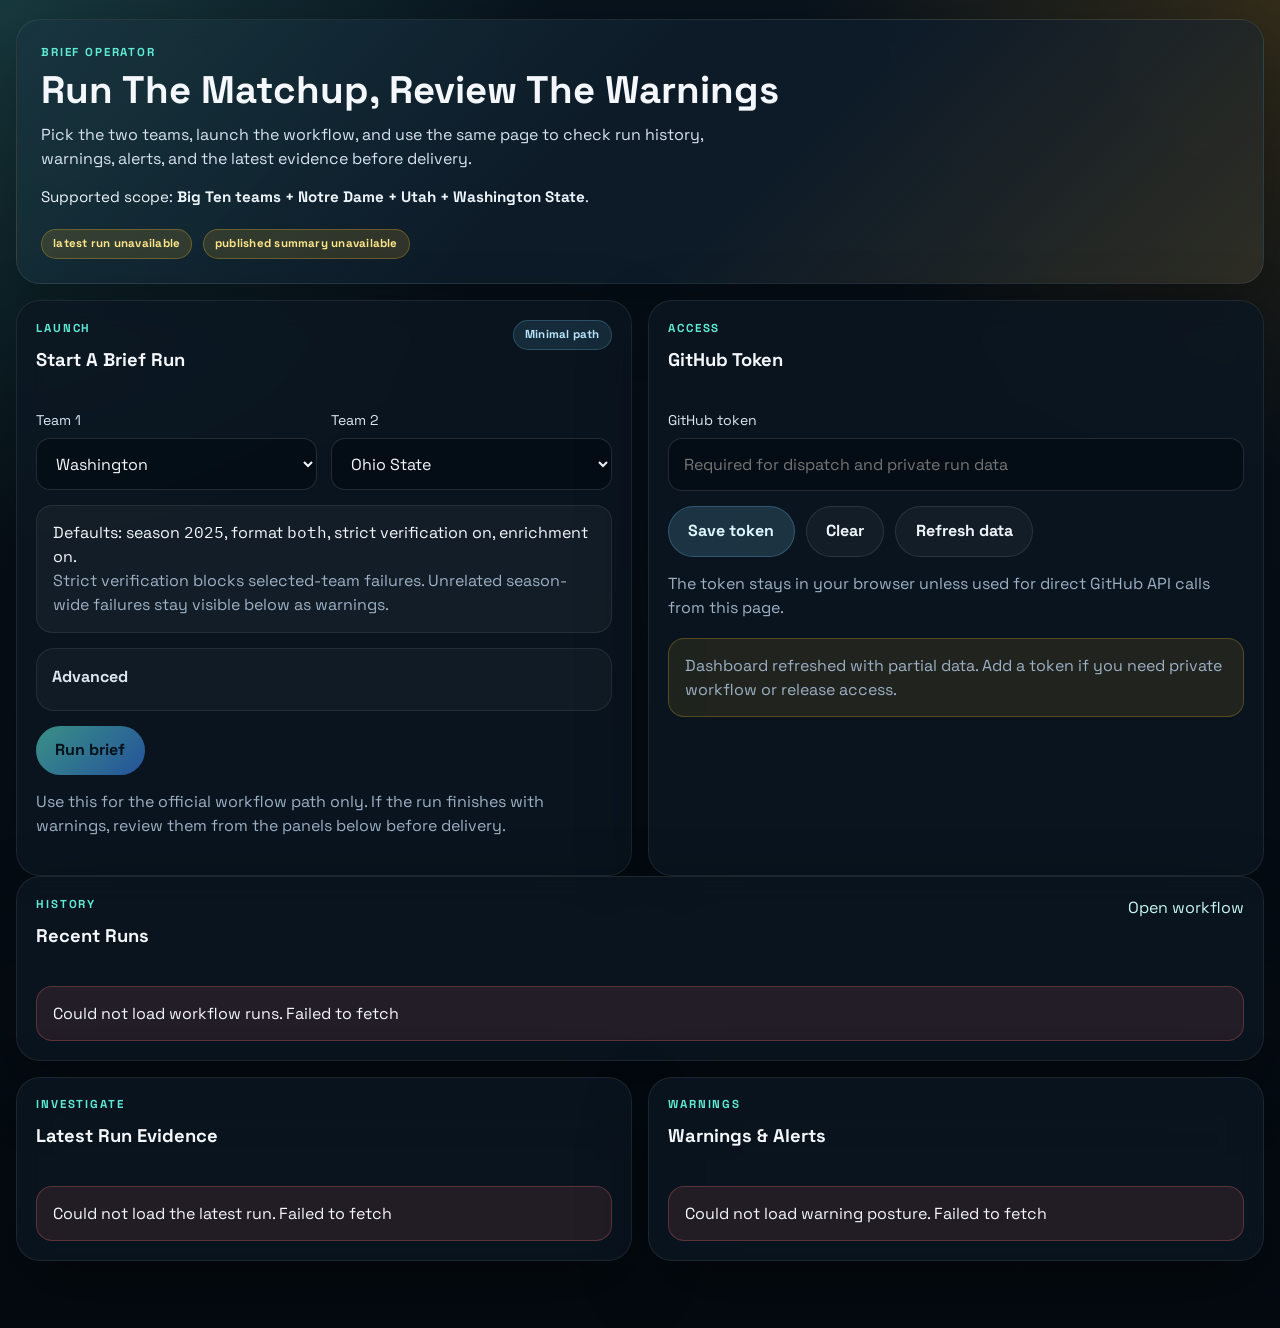
<file: operator/index.html>
<!DOCTYPE html>
<html lang="en">
<head>
    <meta charset="UTF-8">
    <meta name="viewport" content="width=device-width, initial-scale=1.0">
    <title>Brief Pipeline Operator Dashboard</title>
    <link rel="preconnect" href="https://fonts.googleapis.com">
    <link rel="preconnect" href="https://fonts.gstatic.com" crossorigin>
    <link
        href="https://fonts.googleapis.com/css2?family=IBM+Plex+Mono:wght@400;500;600&family=Space+Grotesk:wght@400;500;700&display=swap"
        rel="stylesheet"
    >
    <link rel="stylesheet" href="./styles.css">
</head>
<body>
    <main class="shell">
        <header class="hero panel">
            <div class="eyebrow">Brief Operator</div>
            <div class="hero-grid simple">
                <div>
                    <h1>Run The Matchup, Review The Warnings</h1>
                    <p class="hero-copy">
                        Pick the two teams, launch the workflow, and use the same page to check run history,
                        warnings, alerts, and the latest evidence before delivery.
                    </p>
                    <p class="hero-scope">
                        Supported scope: <strong>Big Ten teams + Notre Dame + Utah + Washington State</strong>.
                    </p>
                </div>
            </div>
            <div id="statusStrip" class="status-strip">
                <span class="badge badge-neutral">Loading dashboard…</span>
            </div>
        </header>

        <section class="panel-grid">
            <section class="panel">
                <div class="section-heading">
                    <div>
                        <div class="eyebrow">Launch</div>
                        <h2>Start A Brief Run</h2>
                    </div>
                    <span class="badge badge-info">Minimal path</span>
                </div>
                <form id="dispatchForm" class="stack">
                    <div class="field-grid two-up">
                        <label class="field">
                            <span>Team 1</span>
                            <select id="team1Input" name="team1"></select>
                        </label>
                        <label class="field">
                            <span>Team 2</span>
                            <select id="team2Input" name="team2"></select>
                        </label>
                    </div>
                    <div class="message-block">
                        <p>Defaults: season <span class="mono">2025</span>, format <span class="mono">both</span>, strict verification on, enrichment on.</p>
                        <p class="muted">Strict verification blocks selected-team failures. Unrelated season-wide failures stay visible below as warnings.</p>
                    </div>
                    <details class="advanced-panel">
                        <summary>Advanced</summary>
                        <div class="stack advanced-body">
                            <div class="field-grid two-up">
                                <label class="field">
                                    <span>Season</span>
                                    <input id="seasonInput" name="season" type="number" min="2025" step="1" value="2025">
                                </label>
                                <label class="field">
                                    <span>Last-N</span>
                                    <input id="lastNInput" name="last_n" type="number" min="1" step="1" value="3">
                                </label>
                            </div>
                            <div class="toggle-grid">
                                <label class="toggle">
                                    <input id="runTestsInput" name="run_tests" type="checkbox">
                                    <span>Run parser + analysis tests</span>
                                </label>
                                <label class="toggle">
                                    <input id="strictVerificationInput" name="strict_verification" type="checkbox" checked>
                                    <span>Fail on verification `fail` metrics</span>
                                </label>
                                <label class="toggle">
                                    <input id="includeEnrichmentInput" name="include_enrichment" type="checkbox" checked>
                                    <span>Refresh enrichment and require it</span>
                                </label>
                            </div>
                        </div>
                    </details>
                    <div class="button-row">
                        <button id="dispatchButton" class="button primary" type="submit">Run brief</button>
                    </div>
                    <p class="field-help">
                        Use this for the official workflow path only. If the run finishes with warnings,
                        review them from the panels below before delivery.
                    </p>
                </form>
                <div id="dispatchMessage" class="inline-message"></div>
            </section>

            <section class="panel">
                <div class="section-heading">
                    <div>
                        <div class="eyebrow">Access</div>
                        <h2>GitHub Token</h2>
                    </div>
                </div>
                <form id="settingsForm" class="stack">
                    <label class="field">
                        <span>GitHub token</span>
                        <input id="tokenInput" name="token" type="password" placeholder="Required for dispatch and private run data" autocomplete="off">
                    </label>
                    <div class="button-row">
                        <button id="saveTokenButton" class="button secondary" type="button">Save token</button>
                        <button id="clearTokenButton" class="button ghost" type="button">Clear</button>
                        <button id="refreshButton" class="button ghost" type="button">Refresh data</button>
                    </div>
                    <p class="field-help">
                        The token stays in your browser unless used for direct GitHub API calls from this page.
                    </p>
                </form>
                <div id="settingsMessage" class="inline-message"></div>
            </section>
        </section>

        <section class="panel">
            <div class="section-heading">
                <div>
                    <div class="eyebrow">History</div>
                    <h2>Recent Runs</h2>
                </div>
                <a
                    id="workflowLink"
                    class="text-link"
                    href="https://github.com/victorres11/pbp-analysis/actions/workflows/brief-live-refresh.yml"
                    target="_blank"
                    rel="noreferrer"
                >Open workflow</a>
            </div>
            <div id="runsPanel" class="table-wrap"></div>
        </section>

        <section class="panel-grid">
            <section class="panel">
                <div class="section-heading">
                    <div>
                        <div class="eyebrow">Investigate</div>
                        <h2>Latest Run Evidence</h2>
                    </div>
                </div>
                <div id="latestRunReviewPanel" class="stack"></div>
            </section>

            <section class="panel">
                <div class="section-heading">
                    <div>
                        <div class="eyebrow">Warnings</div>
                        <h2>Warnings & Alerts</h2>
                    </div>
                </div>
                <div id="warningReviewPanel" class="stack"></div>
            </section>
        </section>
        <div id="reviewMessage" class="inline-message"></div>
    </main>

    <template id="emptyStateTemplate">
        <div class="empty-state">
            <p>Nothing to show yet.</p>
        </div>
    </template>

    <script src="./app.js"></script>
</body>
</html>
</file>
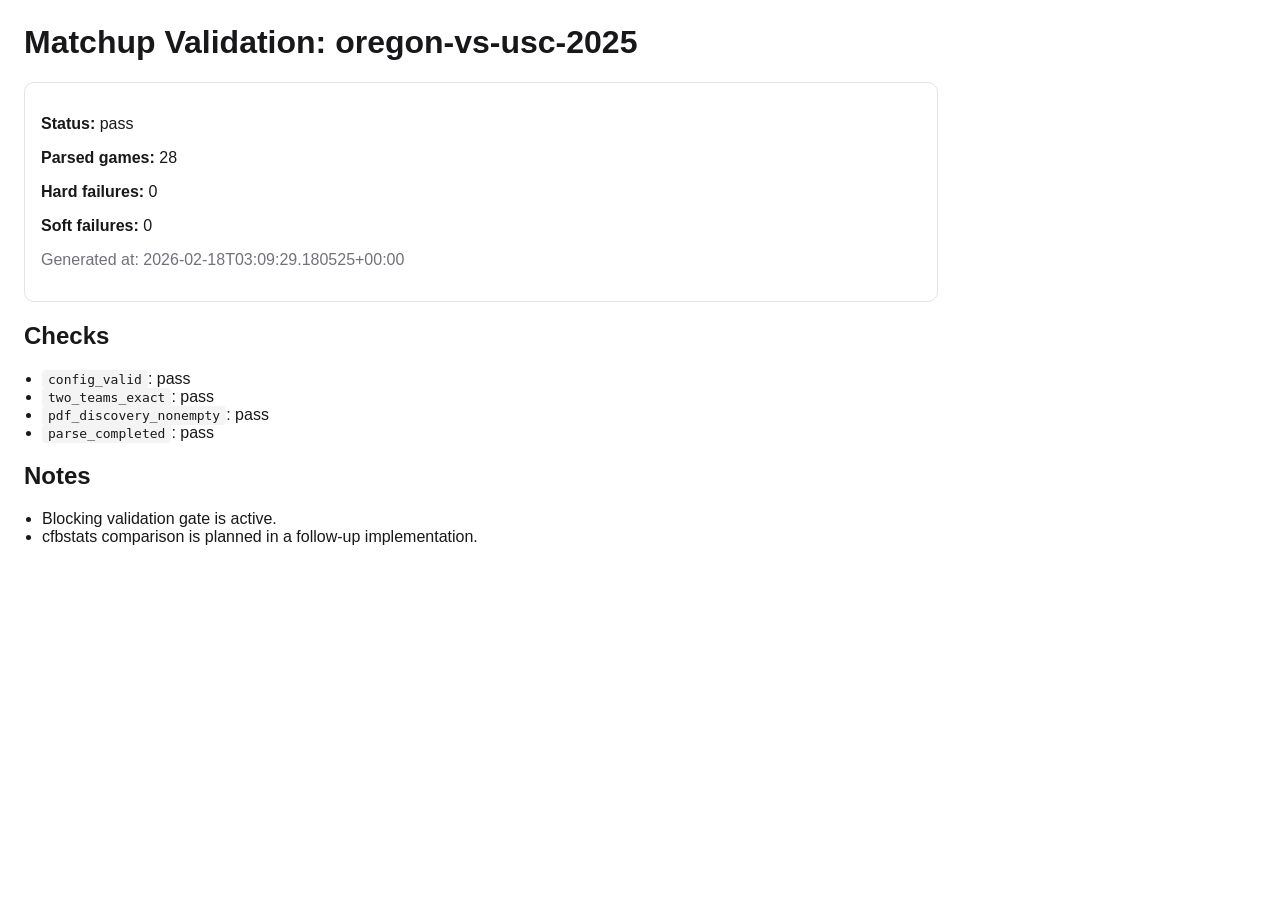
<file: matchups/oregon-vs-usc-2025/validation.html>
<!doctype html>
<html lang="en">
<head>
  <meta charset="utf-8" />
  <meta name="viewport" content="width=device-width, initial-scale=1" />
  <title>Matchup Validation - oregon-vs-usc-2025</title>
  <style>
    body { font-family: Arial, sans-serif; margin: 24px; color: #18181b; }
    .card { border: 1px solid #e4e4e7; border-radius: 10px; padding: 16px; max-width: 880px; }
    .muted { color: #71717a; }
    ul { padding-left: 18px; }
    code { background: #f4f4f5; padding: 2px 6px; border-radius: 4px; }
  </style>
</head>
<body>
  <h1>Matchup Validation: oregon-vs-usc-2025</h1>
  <div class="card">
    <p><strong>Status:</strong> pass</p>
    <p><strong>Parsed games:</strong> 28</p>
    <p><strong>Hard failures:</strong> 0</p>
    <p><strong>Soft failures:</strong> 0</p>
    <p class="muted">Generated at: 2026-02-18T03:09:29.180525+00:00</p>
  </div>
  <h2>Checks</h2>
  <ul>
    <li><code>config_valid</code>: pass</li><li><code>two_teams_exact</code>: pass</li><li><code>pdf_discovery_nonempty</code>: pass</li><li><code>parse_completed</code>: pass</li>
  </ul>
  <h2>Notes</h2>
  <ul>
    <li>Blocking validation gate is active.</li><li>cfbstats comparison is planned in a follow-up implementation.</li>
  </ul>
</body>
</html>
</file>
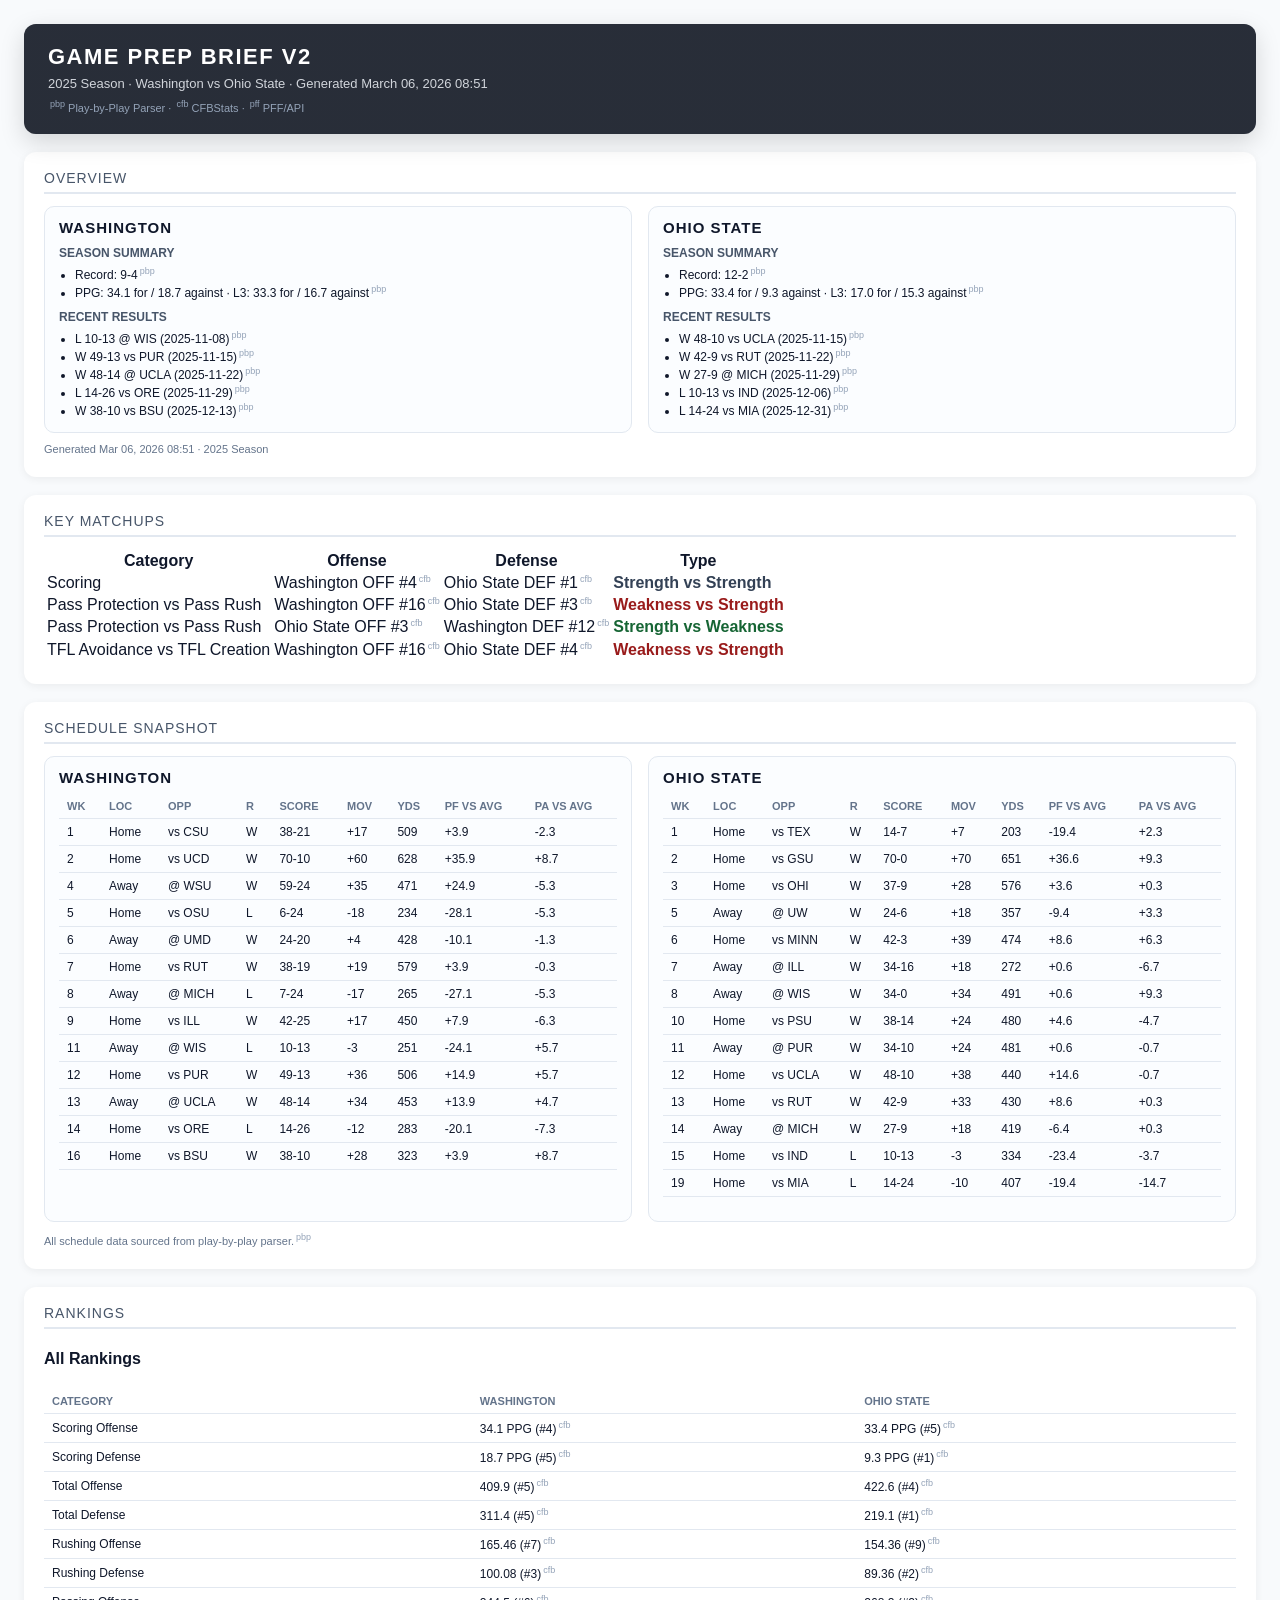
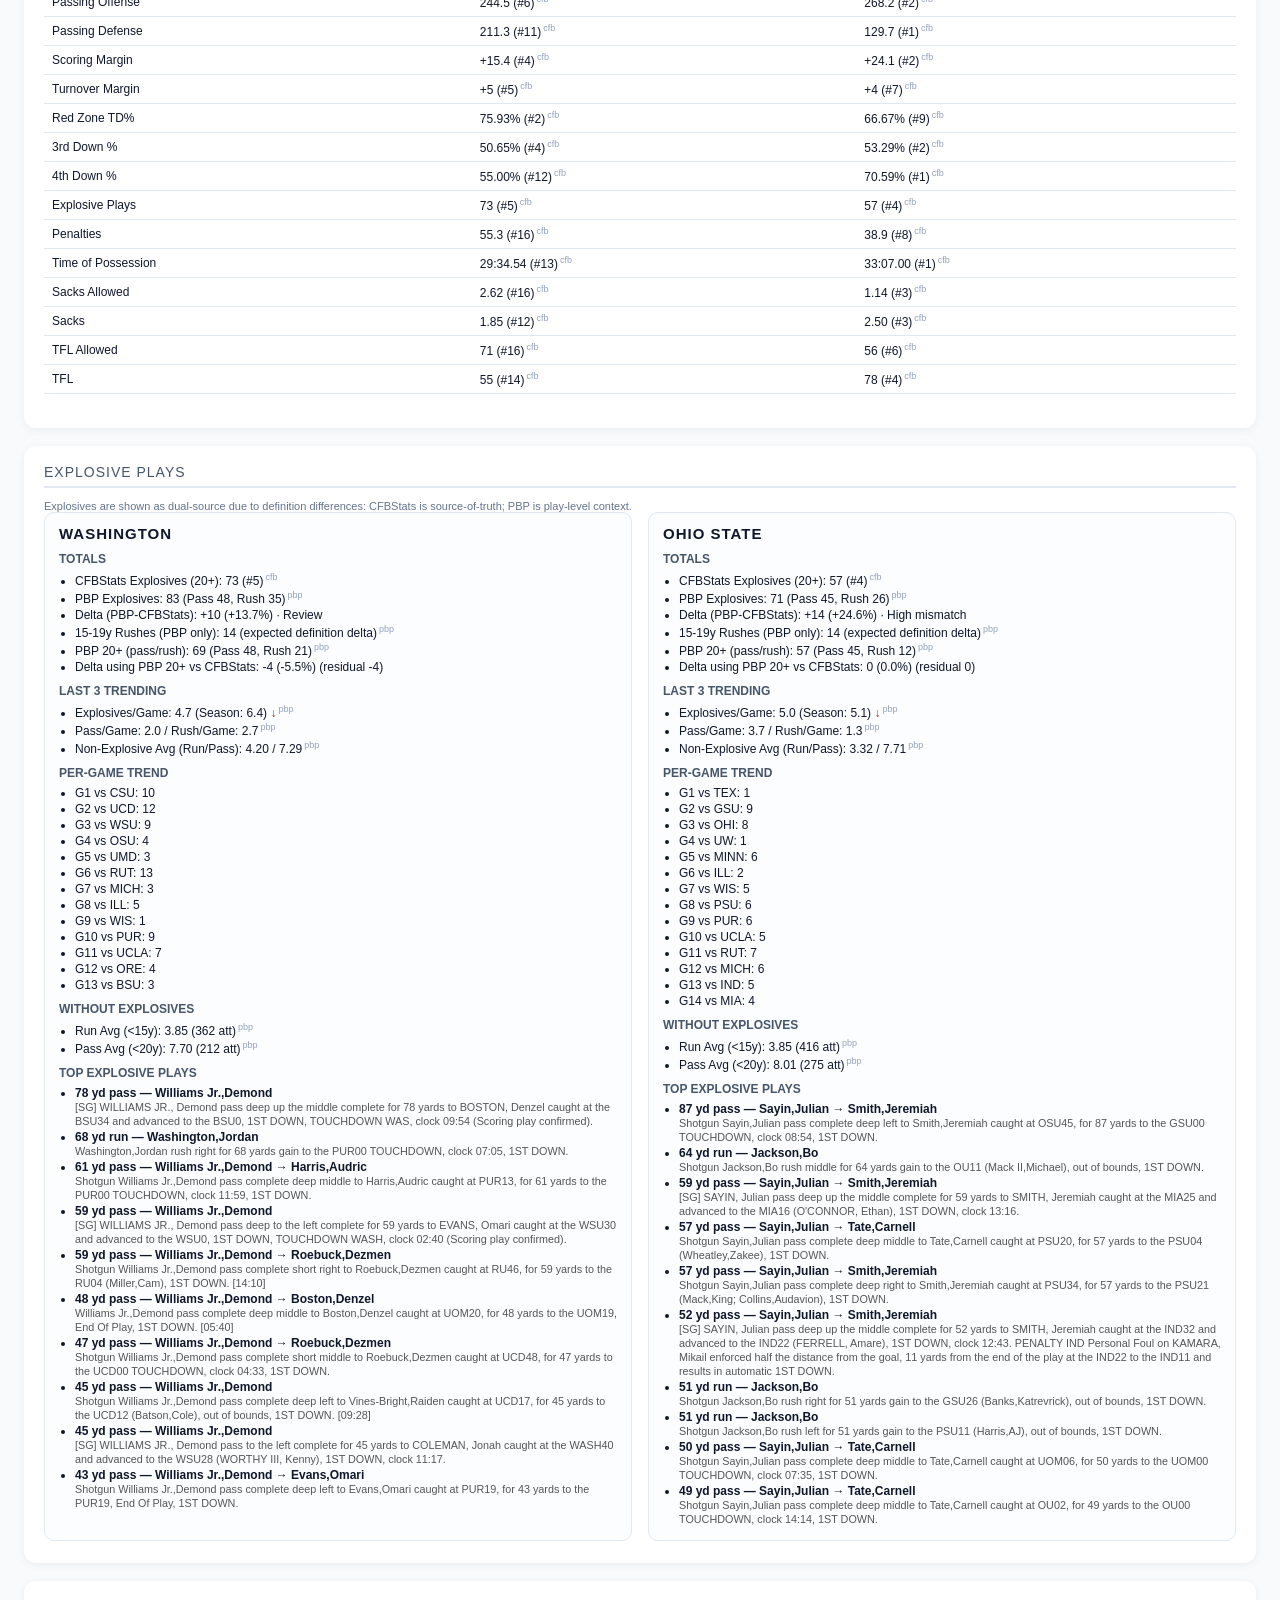
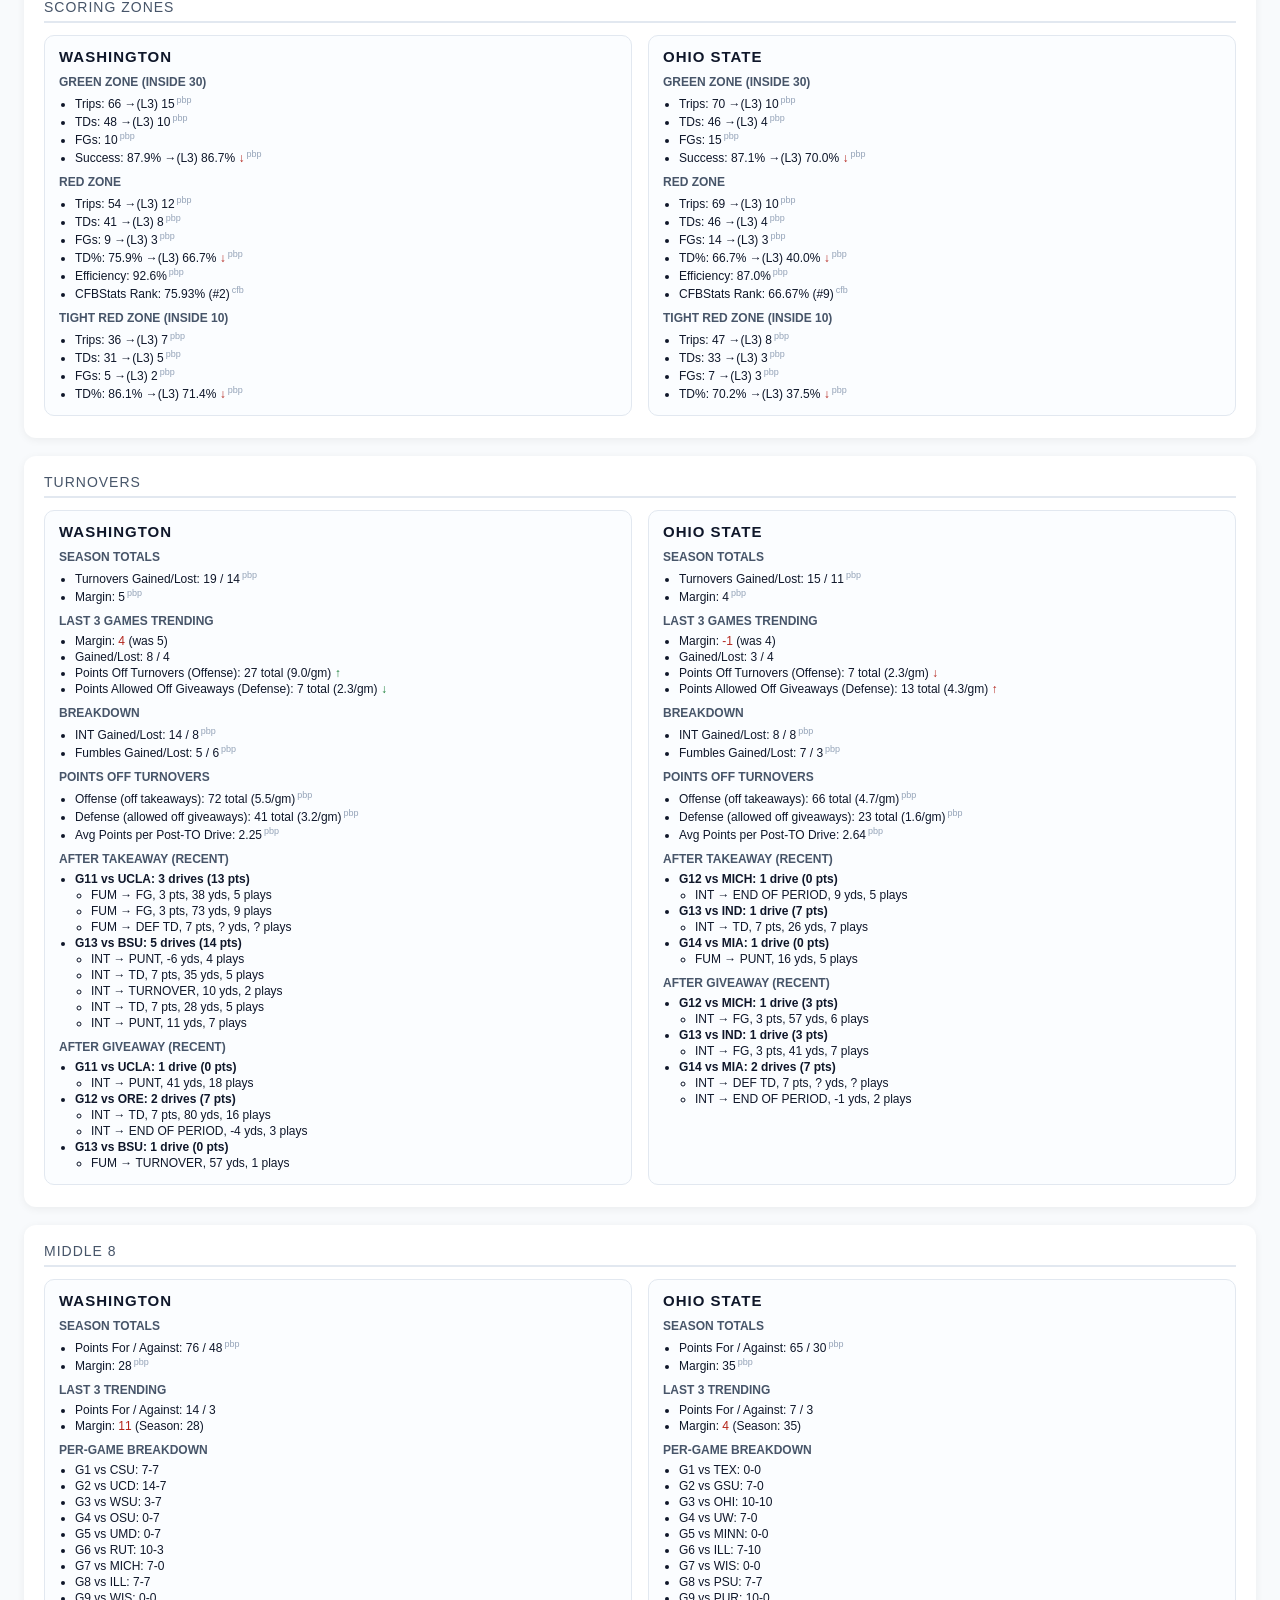
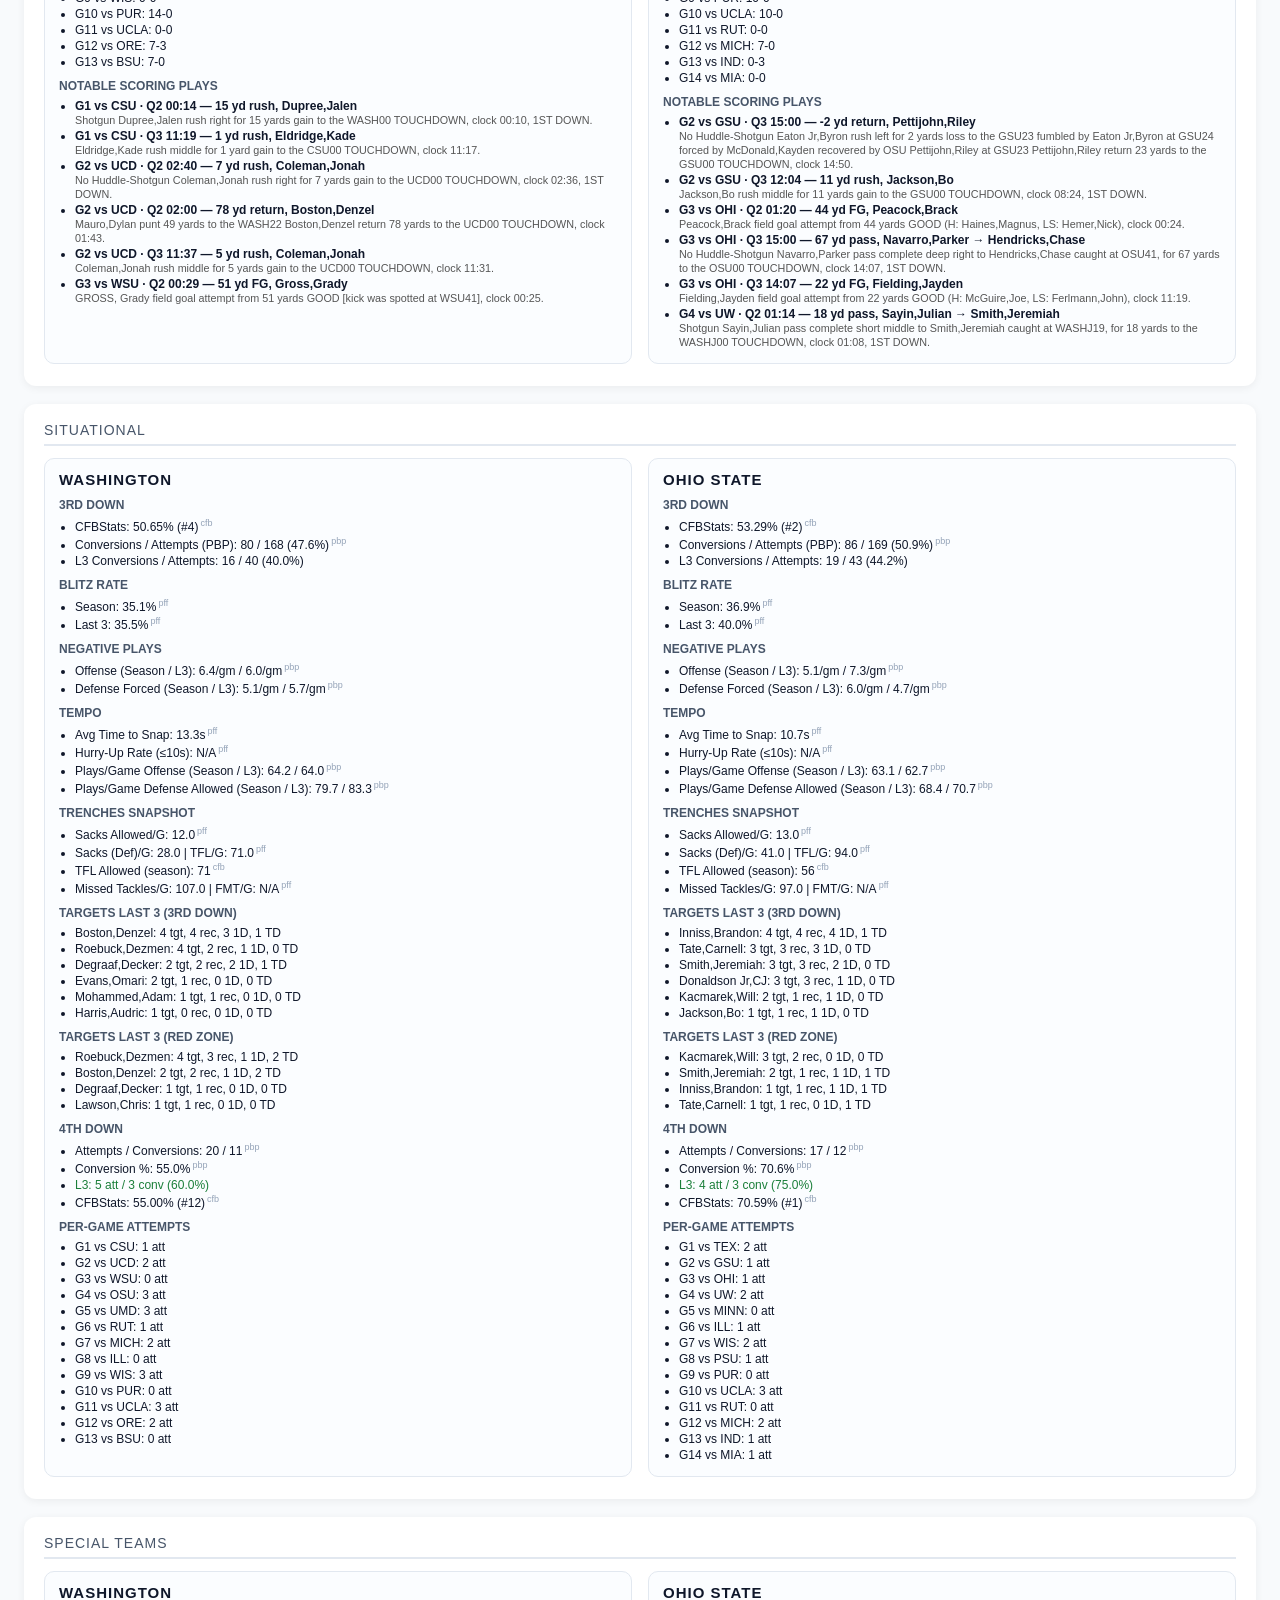
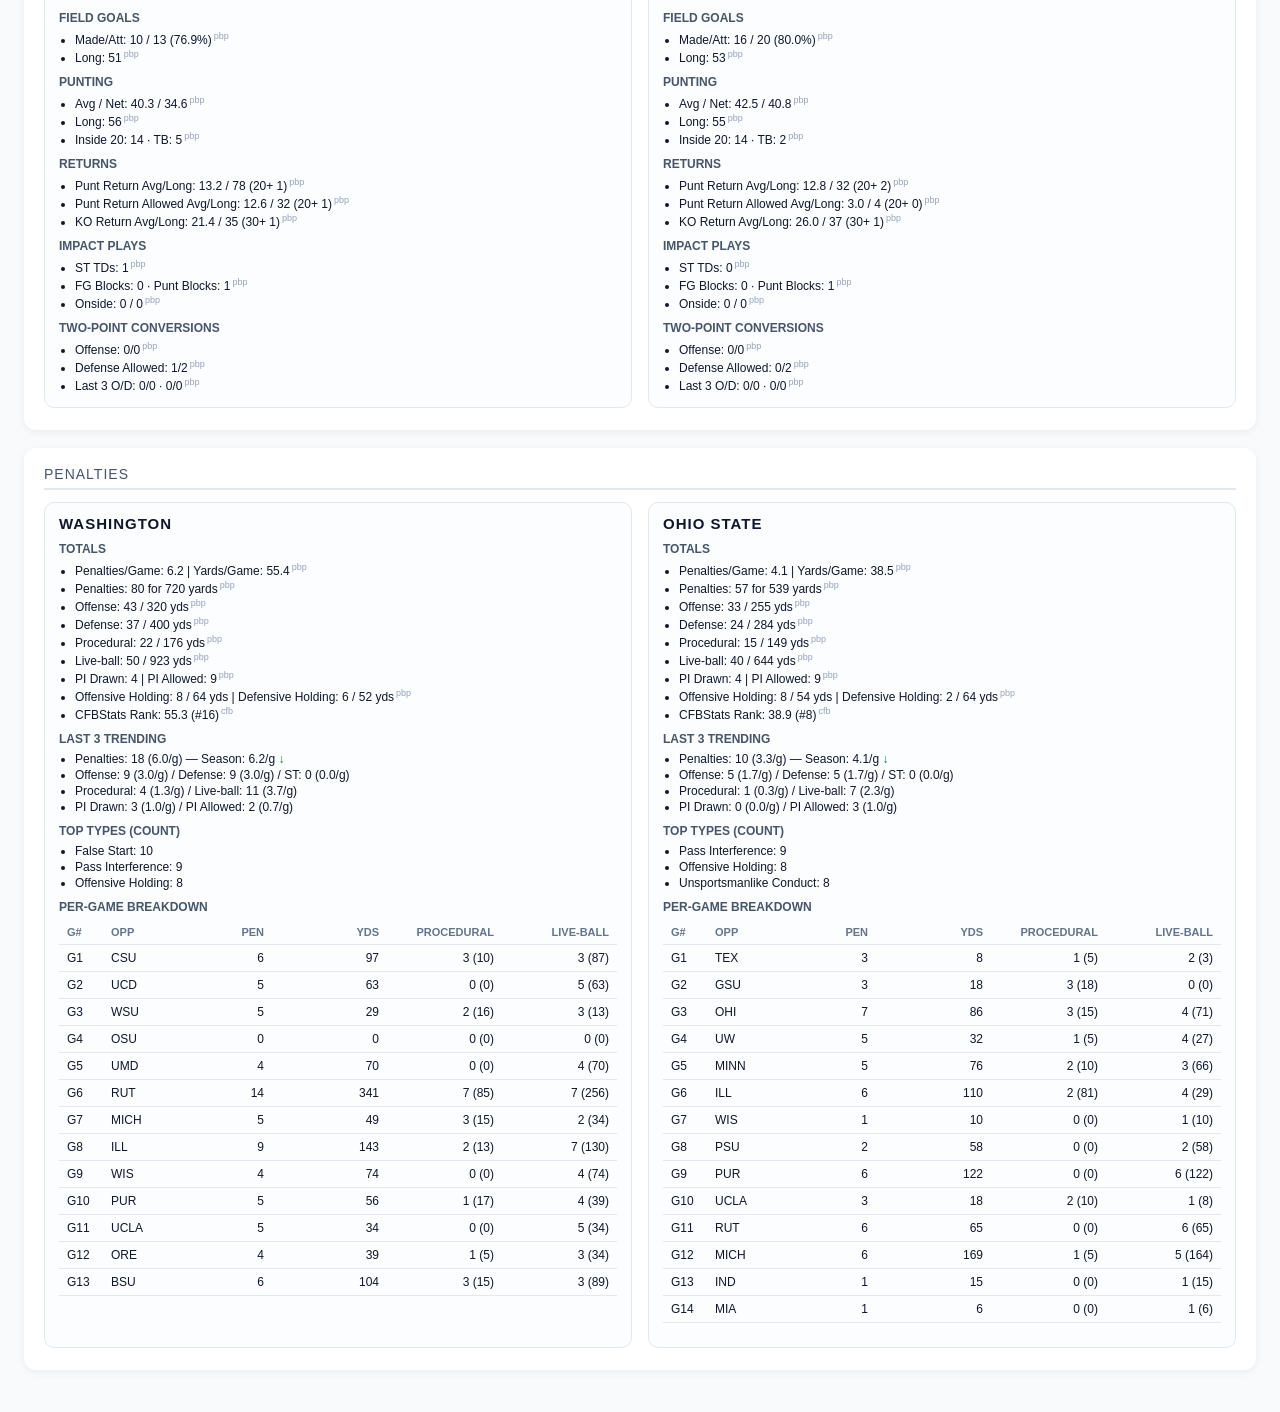
<file: outputs/game_prep_brief/washington_vs_ohio-state_2025_v2.html>
<!DOCTYPE html>
<html lang="en">
<head>
  <meta charset="UTF-8">
  <meta name="viewport" content="width=device-width, initial-scale=1.0">
  <title>Game Prep Brief v2</title>
  <style>
    :root {
      --ink: #0f172a;
      --muted: #475569;
      --border: #e2e8f0;
      --bg: #f8fafc;
    }
    * { box-sizing: border-box; }
    body {
      margin: 0;
      font-family: "Helvetica Neue", Arial, sans-serif;
      color: var(--ink);
      background: var(--bg);
      padding: 24px;
    }
    .header {
      background: #0b1220;
      color: white;
      padding: 20px 24px;
      border-radius: 12px;
      box-shadow: 0 8px 24px rgba(0,0,0,0.15);
      margin-bottom: 18px;
      position: relative;
      overflow: hidden;
    }
    .header::after {
      content: "";
      position: absolute;
      inset: 0;
      background: linear-gradient(120deg, #88888855, #88888855);
      opacity: 0.7;
      pointer-events: none;
    }
    .header-content { position: relative; z-index: 1; }
    .header h1 { margin: 0; font-size: 22px; letter-spacing: 1.5px; text-transform: uppercase; }
    .header .subtitle { margin-top: 6px; font-size: 13px; color: #d1d5db; }

    .section {
      background: white;
      border-radius: 12px;
      padding: 18px 20px 22px;
      box-shadow: 0 2px 8px rgba(0,0,0,0.06);
      margin-bottom: 18px;
    }
    .section-header {
      font-size: 14px;
      text-transform: uppercase;
      letter-spacing: 1px;
      color: var(--muted);
      border-bottom: 2px solid var(--border);
      padding-bottom: 6px;
      margin-bottom: 12px;
    }
    .section-grid {
      display: grid;
      grid-template-columns: repeat(2, minmax(0, 1fr));
      gap: 16px;
    }
    .team-card {
      border: 1px solid var(--border);
      border-radius: 10px;
      padding: 12px 14px;
      background: #fbfdff;
    }
    .team-card h3 { margin: 0 0 8px; font-size: 15px; text-transform: uppercase; letter-spacing: 1px; }
    .block h4 { margin: 10px 0 6px; font-size: 12px; text-transform: uppercase; color: var(--muted); }
    .block ul { margin: 0; padding-left: 16px; }
    .block li { margin: 2px 0; font-size: 12px; }
    .section-note { margin-top: 10px; font-size: 11px; color: #64748b; }

    .rankings-table { width: 100%; border-collapse: collapse; margin-bottom: 12px; }
    .rankings-table th, .rankings-table td { border-bottom: 1px solid var(--border); padding: 6px 8px; font-size: 12px; }
    .rankings-table th { text-transform: uppercase; font-size: 11px; color: #64748b; text-align: left; }
    .penalties-breakdown { table-layout: fixed; }
    .penalties-breakdown th:nth-child(n+3),
    .penalties-breakdown td:nth-child(n+3) {
      text-align: right;
      font-variant-numeric: tabular-nums;
      white-space: nowrap;
    }
    .penalties-breakdown th:nth-child(1),
    .penalties-breakdown td:nth-child(1) { width: 44px; }
    .penalties-breakdown th:nth-child(2),
    .penalties-breakdown td:nth-child(2) { width: 54px; }
    .warning {
      margin-top: 10px;
      border: 1px solid #fbbf24;
      background: #fef9c3;
      color: #78350f;
      border-radius: 8px;
      padding: 8px 10px;
      font-size: 12px;
      line-height: 1.4;
    }

    .metric-compare { margin: 8px 0 12px; }

    sup.src { font-size: 9px; color: #94a3b8; font-weight: 400; vertical-align: super; margin-left: 2px; }
    .source-legend { font-size: 11px; color: #94a3b8; margin-top: 8px; }

    .page-break { page-break-before: always; }
    .page-break:first-child { page-break-before: auto; }

    @media print {
      body {
        background: white;
        padding: 0;
        font-size: 11px;
      }
      .section {
        box-shadow: none;
        border: 1px solid #ddd;
        border-radius: 8px;
        padding: 10px 12px 12px;
        margin-bottom: 8px;
      }
      .header {
        box-shadow: none;
        margin-bottom: 10px;
        padding: 12px 14px;
      }
      .header h1 { font-size: 18px; }
      .header .subtitle { font-size: 12px; margin-top: 4px; }
      .section-header {
        margin-bottom: 8px;
        padding-bottom: 4px;
        font-size: 12px;
      }
      .rankings-table { margin-bottom: 8px; }
      .rankings-table th,
      .rankings-table td {
        padding: 4px 6px;
        font-size: 10.5px;
      }
      .block h4 { margin: 7px 0 4px; }
      .block li { margin: 1px 0; font-size: 10.5px; }
      .warning { margin-top: 6px; padding: 6px 8px; font-size: 10.5px; }
      .metric-compare { margin: 6px 0 8px; }
      .section-grid {
        grid-template-columns: repeat(2, minmax(0, 1fr)) !important;
        gap: 10px;
      }
      .team-card { padding: 8px 10px; }
      @page { margin: 0.45in; }
       .page-break { page-break-before: auto !important; break-before: auto !important; }
    }
    @media (max-width: 900px) {
      .section-grid { grid-template-columns: 1fr; }
    }
  </style>
</head>
<body>
  <header class="header">
    <div class="header-content">
      <h1>Game Prep Brief v2</h1>
      <div class="subtitle">2025 Season · Washington vs Ohio State · Generated March 06, 2026 08:51</div>
      
      <div class="source-legend"><sup class="src">pbp</sup> Play-by-Play Parser · <sup class="src">cfb</sup> CFBStats · <sup class="src">pff</sup> PFF/API</div>
    </div>
  </header>

  
            <section class="section page-break" id="overview">
              <div class="section-header">Overview</div>
              
              <div class="section-body">
    <div class="section-grid">
      
    <div class="team-card">
      <h3>Washington</h3>
      <div class="block">
        <h4>Season Summary</h4>
        <ul><li>Record: 9-4<sup class="src">pbp</sup></li><li>PPG: 34.1 for / 18.7 against  ·  L3: 33.3 for / 16.7 against<sup class="src">pbp</sup></li></ul>
      </div>
      <div class="block">
        <h4>Recent Results</h4>
        <ul><li>L 10-13 @ WIS (2025-11-08)<sup class="src">pbp</sup></li><li>W 49-13 vs PUR (2025-11-15)<sup class="src">pbp</sup></li><li>W 48-14 @ UCLA (2025-11-22)<sup class="src">pbp</sup></li><li>L 14-26 vs ORE (2025-11-29)<sup class="src">pbp</sup></li><li>W 38-10 vs BSU (2025-12-13)<sup class="src">pbp</sup></li></ul>
      </div>
    </div>
    
      
    <div class="team-card">
      <h3>Ohio State</h3>
      <div class="block">
        <h4>Season Summary</h4>
        <ul><li>Record: 12-2<sup class="src">pbp</sup></li><li>PPG: 33.4 for / 9.3 against  ·  L3: 17.0 for / 15.3 against<sup class="src">pbp</sup></li></ul>
      </div>
      <div class="block">
        <h4>Recent Results</h4>
        <ul><li>W 48-10 vs UCLA (2025-11-15)<sup class="src">pbp</sup></li><li>W 42-9 vs RUT (2025-11-22)<sup class="src">pbp</sup></li><li>W 27-9 @ MICH (2025-11-29)<sup class="src">pbp</sup></li><li>L 10-13 vs IND (2025-12-06)<sup class="src">pbp</sup></li><li>L 14-24 vs MIA (2025-12-31)<sup class="src">pbp</sup></li></ul>
      </div>
    </div>
    
    </div>
    <div class="section-note">Generated Mar 06, 2026 08:51 · 2025 Season</div>
    </div>
            </section>
            
            <section class="section page-break" id="matchups">
              <div class="section-header">Key Matchups</div>
              
              <div class="section-body"><table class='matchup-table'><thead><tr><th>Category</th><th>Offense</th><th>Defense</th><th>Type</th></tr></thead><tbody><tr><td>Scoring</td><td>Washington OFF #4<sup class="src">cfb</sup></td><td>Ohio State DEF #1<sup class="src">cfb</sup></td><td><span style='color:#334155;font-weight:600'>Strength vs Strength</span></td></tr><tr><td>Pass Protection vs Pass Rush</td><td>Washington OFF #16<sup class="src">cfb</sup></td><td>Ohio State DEF #3<sup class="src">cfb</sup></td><td><span style='color:#991b1b;font-weight:600'>Weakness vs Strength</span></td></tr><tr><td>Pass Protection vs Pass Rush</td><td>Ohio State OFF #3<sup class="src">cfb</sup></td><td>Washington DEF #12<sup class="src">cfb</sup></td><td><span style='color:#166534;font-weight:600'>Strength vs Weakness</span></td></tr><tr><td>TFL Avoidance vs TFL Creation</td><td>Washington OFF #16<sup class="src">cfb</sup></td><td>Ohio State DEF #4<sup class="src">cfb</sup></td><td><span style='color:#991b1b;font-weight:600'>Weakness vs Strength</span></td></tr></tbody></table></div>
            </section>
            
            <section class="section page-break" id="schedule">
              <div class="section-header">Schedule Snapshot</div>
              
              <div class="section-body">
    <div class="section-grid">
      
    <div class="team-card">
      <h3>Washington</h3>
      <table class="rankings-table">
        <thead>
          <tr>
            <th>Wk</th>
            <th>Loc</th>
            <th>Opp</th>
            <th>R</th>
            <th>Score</th>
            <th>Mov</th>
            <th>Yds</th>
            <th>PF vs Avg</th>
            <th>PA vs Avg</th>
          </tr>
        </thead>
        <tbody>
          
            <tr>
              <td>1</td>
              <td>Home</td>
              <td>vs CSU</td>
              <td>W</td>
              <td>38-21</td>
              <td>+17</td>
              <td>509</td>
              <td>+3.9</td>
              <td>-2.3</td>
            </tr>
            
            <tr>
              <td>2</td>
              <td>Home</td>
              <td>vs UCD</td>
              <td>W</td>
              <td>70-10</td>
              <td>+60</td>
              <td>628</td>
              <td>+35.9</td>
              <td>+8.7</td>
            </tr>
            
            <tr>
              <td>4</td>
              <td>Away</td>
              <td>@ WSU</td>
              <td>W</td>
              <td>59-24</td>
              <td>+35</td>
              <td>471</td>
              <td>+24.9</td>
              <td>-5.3</td>
            </tr>
            
            <tr>
              <td>5</td>
              <td>Home</td>
              <td>vs OSU</td>
              <td>L</td>
              <td>6-24</td>
              <td>-18</td>
              <td>234</td>
              <td>-28.1</td>
              <td>-5.3</td>
            </tr>
            
            <tr>
              <td>6</td>
              <td>Away</td>
              <td>@ UMD</td>
              <td>W</td>
              <td>24-20</td>
              <td>+4</td>
              <td>428</td>
              <td>-10.1</td>
              <td>-1.3</td>
            </tr>
            
            <tr>
              <td>7</td>
              <td>Home</td>
              <td>vs RUT</td>
              <td>W</td>
              <td>38-19</td>
              <td>+19</td>
              <td>579</td>
              <td>+3.9</td>
              <td>-0.3</td>
            </tr>
            
            <tr>
              <td>8</td>
              <td>Away</td>
              <td>@ MICH</td>
              <td>L</td>
              <td>7-24</td>
              <td>-17</td>
              <td>265</td>
              <td>-27.1</td>
              <td>-5.3</td>
            </tr>
            
            <tr>
              <td>9</td>
              <td>Home</td>
              <td>vs ILL</td>
              <td>W</td>
              <td>42-25</td>
              <td>+17</td>
              <td>450</td>
              <td>+7.9</td>
              <td>-6.3</td>
            </tr>
            
            <tr>
              <td>11</td>
              <td>Away</td>
              <td>@ WIS</td>
              <td>L</td>
              <td>10-13</td>
              <td>-3</td>
              <td>251</td>
              <td>-24.1</td>
              <td>+5.7</td>
            </tr>
            
            <tr>
              <td>12</td>
              <td>Home</td>
              <td>vs PUR</td>
              <td>W</td>
              <td>49-13</td>
              <td>+36</td>
              <td>506</td>
              <td>+14.9</td>
              <td>+5.7</td>
            </tr>
            
            <tr>
              <td>13</td>
              <td>Away</td>
              <td>@ UCLA</td>
              <td>W</td>
              <td>48-14</td>
              <td>+34</td>
              <td>453</td>
              <td>+13.9</td>
              <td>+4.7</td>
            </tr>
            
            <tr>
              <td>14</td>
              <td>Home</td>
              <td>vs ORE</td>
              <td>L</td>
              <td>14-26</td>
              <td>-12</td>
              <td>283</td>
              <td>-20.1</td>
              <td>-7.3</td>
            </tr>
            
            <tr>
              <td>16</td>
              <td>Home</td>
              <td>vs BSU</td>
              <td>W</td>
              <td>38-10</td>
              <td>+28</td>
              <td>323</td>
              <td>+3.9</td>
              <td>+8.7</td>
            </tr>
            
        </tbody>
      </table>
    </div>
    
      
    <div class="team-card">
      <h3>Ohio State</h3>
      <table class="rankings-table">
        <thead>
          <tr>
            <th>Wk</th>
            <th>Loc</th>
            <th>Opp</th>
            <th>R</th>
            <th>Score</th>
            <th>Mov</th>
            <th>Yds</th>
            <th>PF vs Avg</th>
            <th>PA vs Avg</th>
          </tr>
        </thead>
        <tbody>
          
            <tr>
              <td>1</td>
              <td>Home</td>
              <td>vs TEX</td>
              <td>W</td>
              <td>14-7</td>
              <td>+7</td>
              <td>203</td>
              <td>-19.4</td>
              <td>+2.3</td>
            </tr>
            
            <tr>
              <td>2</td>
              <td>Home</td>
              <td>vs GSU</td>
              <td>W</td>
              <td>70-0</td>
              <td>+70</td>
              <td>651</td>
              <td>+36.6</td>
              <td>+9.3</td>
            </tr>
            
            <tr>
              <td>3</td>
              <td>Home</td>
              <td>vs OHI</td>
              <td>W</td>
              <td>37-9</td>
              <td>+28</td>
              <td>576</td>
              <td>+3.6</td>
              <td>+0.3</td>
            </tr>
            
            <tr>
              <td>5</td>
              <td>Away</td>
              <td>@ UW</td>
              <td>W</td>
              <td>24-6</td>
              <td>+18</td>
              <td>357</td>
              <td>-9.4</td>
              <td>+3.3</td>
            </tr>
            
            <tr>
              <td>6</td>
              <td>Home</td>
              <td>vs MINN</td>
              <td>W</td>
              <td>42-3</td>
              <td>+39</td>
              <td>474</td>
              <td>+8.6</td>
              <td>+6.3</td>
            </tr>
            
            <tr>
              <td>7</td>
              <td>Away</td>
              <td>@ ILL</td>
              <td>W</td>
              <td>34-16</td>
              <td>+18</td>
              <td>272</td>
              <td>+0.6</td>
              <td>-6.7</td>
            </tr>
            
            <tr>
              <td>8</td>
              <td>Away</td>
              <td>@ WIS</td>
              <td>W</td>
              <td>34-0</td>
              <td>+34</td>
              <td>491</td>
              <td>+0.6</td>
              <td>+9.3</td>
            </tr>
            
            <tr>
              <td>10</td>
              <td>Home</td>
              <td>vs PSU</td>
              <td>W</td>
              <td>38-14</td>
              <td>+24</td>
              <td>480</td>
              <td>+4.6</td>
              <td>-4.7</td>
            </tr>
            
            <tr>
              <td>11</td>
              <td>Away</td>
              <td>@ PUR</td>
              <td>W</td>
              <td>34-10</td>
              <td>+24</td>
              <td>481</td>
              <td>+0.6</td>
              <td>-0.7</td>
            </tr>
            
            <tr>
              <td>12</td>
              <td>Home</td>
              <td>vs UCLA</td>
              <td>W</td>
              <td>48-10</td>
              <td>+38</td>
              <td>440</td>
              <td>+14.6</td>
              <td>-0.7</td>
            </tr>
            
            <tr>
              <td>13</td>
              <td>Home</td>
              <td>vs RUT</td>
              <td>W</td>
              <td>42-9</td>
              <td>+33</td>
              <td>430</td>
              <td>+8.6</td>
              <td>+0.3</td>
            </tr>
            
            <tr>
              <td>14</td>
              <td>Away</td>
              <td>@ MICH</td>
              <td>W</td>
              <td>27-9</td>
              <td>+18</td>
              <td>419</td>
              <td>-6.4</td>
              <td>+0.3</td>
            </tr>
            
            <tr>
              <td>15</td>
              <td>Home</td>
              <td>vs IND</td>
              <td>L</td>
              <td>10-13</td>
              <td>-3</td>
              <td>334</td>
              <td>-23.4</td>
              <td>-3.7</td>
            </tr>
            
            <tr>
              <td>19</td>
              <td>Home</td>
              <td>vs MIA</td>
              <td>L</td>
              <td>14-24</td>
              <td>-10</td>
              <td>407</td>
              <td>-19.4</td>
              <td>-14.7</td>
            </tr>
            
        </tbody>
      </table>
    </div>
    
    </div>
    <div class="section-note">All schedule data sourced from play-by-play parser.<sup class="src">pbp</sup></div>
    </div>
            </section>
            
            <section class="section page-break" id="rankings">
              <div class="section-header">Rankings</div>
              
              <div class="section-body">
    <h4>All Rankings</h4>
    <table class="rankings-table">
      <tr><th>Category</th><th>Washington</th><th>Ohio State</th></tr>
      <tr><td>Scoring Offense</td><td>34.1 PPG (#4)<sup class="src">cfb</sup></td><td>33.4 PPG (#5)<sup class="src">cfb</sup></td></tr><tr><td>Scoring Defense</td><td>18.7 PPG (#5)<sup class="src">cfb</sup></td><td>9.3 PPG (#1)<sup class="src">cfb</sup></td></tr><tr><td>Total Offense</td><td>409.9 (#5)<sup class="src">cfb</sup></td><td>422.6 (#4)<sup class="src">cfb</sup></td></tr><tr><td>Total Defense</td><td>311.4 (#5)<sup class="src">cfb</sup></td><td>219.1 (#1)<sup class="src">cfb</sup></td></tr><tr><td>Rushing Offense</td><td>165.46 (#7)<sup class="src">cfb</sup></td><td>154.36 (#9)<sup class="src">cfb</sup></td></tr><tr><td>Rushing Defense</td><td>100.08 (#3)<sup class="src">cfb</sup></td><td>89.36 (#2)<sup class="src">cfb</sup></td></tr><tr><td>Passing Offense</td><td>244.5 (#6)<sup class="src">cfb</sup></td><td>268.2 (#2)<sup class="src">cfb</sup></td></tr><tr><td>Passing Defense</td><td>211.3 (#11)<sup class="src">cfb</sup></td><td>129.7 (#1)<sup class="src">cfb</sup></td></tr><tr><td>Scoring Margin</td><td>+15.4 (#4)<sup class="src">cfb</sup></td><td>+24.1 (#2)<sup class="src">cfb</sup></td></tr><tr><td>Turnover Margin</td><td>+5 (#5)<sup class="src">cfb</sup></td><td>+4 (#7)<sup class="src">cfb</sup></td></tr><tr><td>Red Zone TD%</td><td>75.93% (#2)<sup class="src">cfb</sup></td><td>66.67% (#9)<sup class="src">cfb</sup></td></tr><tr><td>3rd Down %</td><td>50.65% (#4)<sup class="src">cfb</sup></td><td>53.29% (#2)<sup class="src">cfb</sup></td></tr><tr><td>4th Down %</td><td>55.00% (#12)<sup class="src">cfb</sup></td><td>70.59% (#1)<sup class="src">cfb</sup></td></tr><tr><td>Explosive Plays</td><td>73 (#5)<sup class="src">cfb</sup></td><td>57 (#4)<sup class="src">cfb</sup></td></tr><tr><td>Penalties</td><td>55.3 (#16)<sup class="src">cfb</sup></td><td>38.9 (#8)<sup class="src">cfb</sup></td></tr><tr><td>Time of Possession</td><td>29:34.54 (#13)<sup class="src">cfb</sup></td><td>33:07.00 (#1)<sup class="src">cfb</sup></td></tr><tr><td>Sacks Allowed</td><td>2.62 (#16)<sup class="src">cfb</sup></td><td>1.14 (#3)<sup class="src">cfb</sup></td></tr><tr><td>Sacks</td><td>1.85 (#12)<sup class="src">cfb</sup></td><td>2.50 (#3)<sup class="src">cfb</sup></td></tr><tr><td>TFL Allowed</td><td>71 (#16)<sup class="src">cfb</sup></td><td>56 (#6)<sup class="src">cfb</sup></td></tr><tr><td>TFL</td><td>55 (#14)<sup class="src">cfb</sup></td><td>78 (#4)<sup class="src">cfb</sup></td></tr>
    </table>
    </div>
            </section>
            
            <section class="section page-break" id="explosives">
              <div class="section-header">Explosive Plays</div>
              
              <div class="section-body">
    <div class="section-note">Explosives are shown as dual-source due to definition differences: CFBStats is source-of-truth; PBP is play-level context.</div>
    <div class="section-grid">
      
    <div class="team-card">
      <h3>Washington</h3>
      <div class="block">
        <h4>Totals</h4>
        <ul>
          <li>CFBStats Explosives (20+): 73 (#5)<sup class="src">cfb</sup></li>
          <li>PBP Explosives: 83 (Pass 48, Rush 35)<sup class="src">pbp</sup></li>
          <li>Delta (PBP-CFBStats): +10 (+13.7%) · Review</li>
          <li>15-19y Rushes (PBP only): 14 (expected definition delta)<sup class="src">pbp</sup></li>
          <li>PBP 20+ (pass/rush): 69 (Pass 48, Rush 21)<sup class="src">pbp</sup></li>
          <li>Delta using PBP 20+ vs CFBStats: -4 (-5.5%) (residual -4)</li>
        </ul>
      </div>
      
      <div class="block">
        <h4>Last 3 Trending</h4>
        <ul>
          <li>Explosives/Game: 4.7 (Season: 6.4) <span style="color: #b3261e;">↓</span><sup class="src">pbp</sup></li>
          <li>Pass/Game: 2.0 / Rush/Game: 2.7<sup class="src">pbp</sup></li>
          <li>Non-Explosive Avg (Run/Pass): 4.20 / 7.29<sup class="src">pbp</sup></li>
        </ul>
      </div>
        
      <div class="block">
        <h4>Per-Game Trend</h4>
        <ul><li>G1 vs CSU: 10</li><li>G2 vs UCD: 12</li><li>G3 vs WSU: 9</li><li>G4 vs OSU: 4</li><li>G5 vs UMD: 3</li><li>G6 vs RUT: 13</li><li>G7 vs MICH: 3</li><li>G8 vs ILL: 5</li><li>G9 vs WIS: 1</li><li>G10 vs PUR: 9</li><li>G11 vs UCLA: 7</li><li>G12 vs ORE: 4</li><li>G13 vs BSU: 3</li></ul>
      </div>
      <div class="block">
        <h4>Without Explosives</h4>
        <ul>
          <li>Run Avg (&lt;15y): 3.85 (362 att)<sup class="src">pbp</sup></li>
          <li>Pass Avg (&lt;20y): 7.70 (212 att)<sup class="src">pbp</sup></li>
        </ul>
      </div>
      <div class="block">
        <h4>Top Explosive Plays</h4>
        <ul><li><strong>78 yd pass — Williams Jr.,Demond</strong><br><span style="color:#555;font-size:0.9em;">[SG] WILLIAMS JR., Demond pass deep up the middle complete for 78 yards to BOSTON, Denzel caught at the BSU34 and advanced to the BSU0, 1ST DOWN, TOUCHDOWN WAS, clock 09:54 (Scoring play confirmed).</span></li><li><strong>68 yd run — Washington,Jordan</strong><br><span style="color:#555;font-size:0.9em;">Washington,Jordan rush right for 68 yards gain to the PUR00 TOUCHDOWN, clock 07:05, 1ST DOWN.</span></li><li><strong>61 yd pass — Williams Jr.,Demond → Harris,Audric</strong><br><span style="color:#555;font-size:0.9em;">Shotgun Williams Jr.,Demond pass complete deep middle to Harris,Audric caught at PUR13, for 61 yards to the PUR00 TOUCHDOWN, clock 11:59, 1ST DOWN.</span></li><li><strong>59 yd pass — Williams Jr.,Demond</strong><br><span style="color:#555;font-size:0.9em;">[SG] WILLIAMS JR., Demond pass deep to the left complete for 59 yards to EVANS, Omari caught at the WSU30 and advanced to the WSU0, 1ST DOWN, TOUCHDOWN WASH, clock 02:40 (Scoring play confirmed).</span></li><li><strong>59 yd pass — Williams Jr.,Demond → Roebuck,Dezmen</strong><br><span style="color:#555;font-size:0.9em;">Shotgun Williams Jr.,Demond pass complete short right to Roebuck,Dezmen caught at RU46, for 59 yards to the RU04 (Miller,Cam), 1ST DOWN. [14:10]</span></li><li><strong>48 yd pass — Williams Jr.,Demond → Boston,Denzel</strong><br><span style="color:#555;font-size:0.9em;">Williams Jr.,Demond pass complete deep middle to Boston,Denzel caught at UOM20, for 48 yards to the UOM19, End Of Play, 1ST DOWN. [05:40]</span></li><li><strong>47 yd pass — Williams Jr.,Demond → Roebuck,Dezmen</strong><br><span style="color:#555;font-size:0.9em;">Shotgun Williams Jr.,Demond pass complete short middle to Roebuck,Dezmen caught at UCD48, for 47 yards to the UCD00 TOUCHDOWN, clock 04:33, 1ST DOWN.</span></li><li><strong>45 yd pass — Williams Jr.,Demond</strong><br><span style="color:#555;font-size:0.9em;">Shotgun Williams Jr.,Demond pass complete deep left to Vines-Bright,Raiden caught at UCD17, for 45 yards to the UCD12 (Batson,Cole), out of bounds, 1ST DOWN. [09:28]</span></li><li><strong>45 yd pass — Williams Jr.,Demond</strong><br><span style="color:#555;font-size:0.9em;">[SG] WILLIAMS JR., Demond pass to the left complete for 45 yards to COLEMAN, Jonah caught at the WASH40 and advanced to the WSU28 (WORTHY III, Kenny), 1ST DOWN, clock 11:17.</span></li><li><strong>43 yd pass — Williams Jr.,Demond → Evans,Omari</strong><br><span style="color:#555;font-size:0.9em;">Shotgun Williams Jr.,Demond pass complete deep left to Evans,Omari caught at PUR19, for 43 yards to the PUR19, End Of Play, 1ST DOWN.</span></li></ul>
      </div>
    </div>
    
      
    <div class="team-card">
      <h3>Ohio State</h3>
      <div class="block">
        <h4>Totals</h4>
        <ul>
          <li>CFBStats Explosives (20+): 57 (#4)<sup class="src">cfb</sup></li>
          <li>PBP Explosives: 71 (Pass 45, Rush 26)<sup class="src">pbp</sup></li>
          <li>Delta (PBP-CFBStats): +14 (+24.6%) · High mismatch</li>
          <li>15-19y Rushes (PBP only): 14 (expected definition delta)<sup class="src">pbp</sup></li>
          <li>PBP 20+ (pass/rush): 57 (Pass 45, Rush 12)<sup class="src">pbp</sup></li>
          <li>Delta using PBP 20+ vs CFBStats: 0 (0.0%) (residual 0)</li>
        </ul>
      </div>
      
      <div class="block">
        <h4>Last 3 Trending</h4>
        <ul>
          <li>Explosives/Game: 5.0 (Season: 5.1) <span style="color: #b3261e;">↓</span><sup class="src">pbp</sup></li>
          <li>Pass/Game: 3.7 / Rush/Game: 1.3<sup class="src">pbp</sup></li>
          <li>Non-Explosive Avg (Run/Pass): 3.32 / 7.71<sup class="src">pbp</sup></li>
        </ul>
      </div>
        
      <div class="block">
        <h4>Per-Game Trend</h4>
        <ul><li>G1 vs TEX: 1</li><li>G2 vs GSU: 9</li><li>G3 vs OHI: 8</li><li>G4 vs UW: 1</li><li>G5 vs MINN: 6</li><li>G6 vs ILL: 2</li><li>G7 vs WIS: 5</li><li>G8 vs PSU: 6</li><li>G9 vs PUR: 6</li><li>G10 vs UCLA: 5</li><li>G11 vs RUT: 7</li><li>G12 vs MICH: 6</li><li>G13 vs IND: 5</li><li>G14 vs MIA: 4</li></ul>
      </div>
      <div class="block">
        <h4>Without Explosives</h4>
        <ul>
          <li>Run Avg (&lt;15y): 3.85 (416 att)<sup class="src">pbp</sup></li>
          <li>Pass Avg (&lt;20y): 8.01 (275 att)<sup class="src">pbp</sup></li>
        </ul>
      </div>
      <div class="block">
        <h4>Top Explosive Plays</h4>
        <ul><li><strong>87 yd pass — Sayin,Julian → Smith,Jeremiah</strong><br><span style="color:#555;font-size:0.9em;">Shotgun Sayin,Julian pass complete deep left to Smith,Jeremiah caught at OSU45, for 87 yards to the GSU00 TOUCHDOWN, clock 08:54, 1ST DOWN.</span></li><li><strong>64 yd run — Jackson,Bo</strong><br><span style="color:#555;font-size:0.9em;">Shotgun Jackson,Bo rush middle for 64 yards gain to the OU11 (Mack II,Michael), out of bounds, 1ST DOWN.</span></li><li><strong>59 yd pass — Sayin,Julian → Smith,Jeremiah</strong><br><span style="color:#555;font-size:0.9em;">[SG] SAYIN, Julian pass deep up the middle complete for 59 yards to SMITH, Jeremiah caught at the MIA25 and advanced to the MIA16 (O'CONNOR, Ethan), 1ST DOWN, clock 13:16.</span></li><li><strong>57 yd pass — Sayin,Julian → Tate,Carnell</strong><br><span style="color:#555;font-size:0.9em;">Shotgun Sayin,Julian pass complete deep middle to Tate,Carnell caught at PSU20, for 57 yards to the PSU04 (Wheatley,Zakee), 1ST DOWN.</span></li><li><strong>57 yd pass — Sayin,Julian → Smith,Jeremiah</strong><br><span style="color:#555;font-size:0.9em;">Shotgun Sayin,Julian pass complete deep right to Smith,Jeremiah caught at PSU34, for 57 yards to the PSU21 (Mack,King; Collins,Audavion), 1ST DOWN.</span></li><li><strong>52 yd pass — Sayin,Julian → Smith,Jeremiah</strong><br><span style="color:#555;font-size:0.9em;">[SG] SAYIN, Julian pass deep up the middle complete for 52 yards to SMITH, Jeremiah caught at the IND32 and advanced to the IND22 (FERRELL, Amare), 1ST DOWN, clock 12:43. PENALTY IND Personal Foul on KAMARA, Mikail enforced half the distance from the goal, 11 yards from the end of the play at the IND22 to the IND11 and results in automatic 1ST DOWN.</span></li><li><strong>51 yd run — Jackson,Bo</strong><br><span style="color:#555;font-size:0.9em;">Shotgun Jackson,Bo rush right for 51 yards gain to the GSU26 (Banks,Katrevrick), out of bounds, 1ST DOWN.</span></li><li><strong>51 yd run — Jackson,Bo</strong><br><span style="color:#555;font-size:0.9em;">Shotgun Jackson,Bo rush left for 51 yards gain to the PSU11 (Harris,AJ), out of bounds, 1ST DOWN.</span></li><li><strong>50 yd pass — Sayin,Julian → Tate,Carnell</strong><br><span style="color:#555;font-size:0.9em;">Shotgun Sayin,Julian pass complete deep middle to Tate,Carnell caught at UOM06, for 50 yards to the UOM00 TOUCHDOWN, clock 07:35, 1ST DOWN.</span></li><li><strong>49 yd pass — Sayin,Julian → Tate,Carnell</strong><br><span style="color:#555;font-size:0.9em;">Shotgun Sayin,Julian pass complete deep middle to Tate,Carnell caught at OU02, for 49 yards to the OU00 TOUCHDOWN, clock 14:14, 1ST DOWN.</span></li></ul>
      </div>
    </div>
    
    </div>
    </div>
            </section>
            
            <section class="section page-break" id="zones">
              <div class="section-header">Scoring Zones</div>
              
              <div class="section-body">
    <div class="section-grid">
      
    <div class="team-card">
      <h3>Washington</h3>
      <div class="block">
        <h4>Green Zone (Inside 30)</h4>
        <ul>
          <li>Trips: 66 →(L3) 15<sup class="src">pbp</sup></li>
          <li>TDs: 48 →(L3) 10<sup class="src">pbp</sup></li>
          <li>FGs: 10<sup class="src">pbp</sup></li>
          <li>Success: 87.9% →(L3) 86.7% <span style="color: #b3261e;">↓</span><sup class="src">pbp</sup></li>
        </ul>
      </div>
      <div class="block">
        <h4>Red Zone</h4>
        <ul>
          <li>Trips: 54 →(L3) 12<sup class="src">pbp</sup></li>
          <li>TDs: 41 →(L3) 8<sup class="src">pbp</sup></li>
          <li>FGs: 9 →(L3) 3<sup class="src">pbp</sup></li>
          <li>TD%: 75.9% →(L3) 66.7% <span style="color: #b3261e;">↓</span><sup class="src">pbp</sup></li>
          <li>Efficiency: 92.6%<sup class="src">pbp</sup></li>
          <li>CFBStats Rank: 75.93% (#2)<sup class="src">cfb</sup></li>
        </ul>
      </div>
      <div class="block">
        <h4>Tight Red Zone (Inside 10)</h4>
        <ul>
          <li>Trips: 36 →(L3) 7<sup class="src">pbp</sup></li>
          <li>TDs: 31 →(L3) 5<sup class="src">pbp</sup></li>
          <li>FGs: 5 →(L3) 2<sup class="src">pbp</sup></li>
          <li>TD%: 86.1% →(L3) 71.4% <span style="color: #b3261e;">↓</span><sup class="src">pbp</sup></li>
        </ul>
      </div>
    </div>
    
      
    <div class="team-card">
      <h3>Ohio State</h3>
      <div class="block">
        <h4>Green Zone (Inside 30)</h4>
        <ul>
          <li>Trips: 70 →(L3) 10<sup class="src">pbp</sup></li>
          <li>TDs: 46 →(L3) 4<sup class="src">pbp</sup></li>
          <li>FGs: 15<sup class="src">pbp</sup></li>
          <li>Success: 87.1% →(L3) 70.0% <span style="color: #b3261e;">↓</span><sup class="src">pbp</sup></li>
        </ul>
      </div>
      <div class="block">
        <h4>Red Zone</h4>
        <ul>
          <li>Trips: 69 →(L3) 10<sup class="src">pbp</sup></li>
          <li>TDs: 46 →(L3) 4<sup class="src">pbp</sup></li>
          <li>FGs: 14 →(L3) 3<sup class="src">pbp</sup></li>
          <li>TD%: 66.7% →(L3) 40.0% <span style="color: #b3261e;">↓</span><sup class="src">pbp</sup></li>
          <li>Efficiency: 87.0%<sup class="src">pbp</sup></li>
          <li>CFBStats Rank: 66.67% (#9)<sup class="src">cfb</sup></li>
        </ul>
      </div>
      <div class="block">
        <h4>Tight Red Zone (Inside 10)</h4>
        <ul>
          <li>Trips: 47 →(L3) 8<sup class="src">pbp</sup></li>
          <li>TDs: 33 →(L3) 3<sup class="src">pbp</sup></li>
          <li>FGs: 7 →(L3) 3<sup class="src">pbp</sup></li>
          <li>TD%: 70.2% →(L3) 37.5% <span style="color: #b3261e;">↓</span><sup class="src">pbp</sup></li>
        </ul>
      </div>
    </div>
    
    </div>
    </div>
            </section>
            
            <section class="section page-break" id="turnovers">
              <div class="section-header">Turnovers</div>
              
              <div class="section-body">
    <div class="section-grid">
      
    <div class="team-card">
      <h3>Washington</h3>
      <div class="block">
        <h4>Season Totals</h4>
        <ul>
          <li>Turnovers Gained/Lost: 19 / 14<sup class="src">pbp</sup></li>
          <li>Margin: 5<sup class="src">pbp</sup></li>
        </ul>
      </div>
      
      <div class="block">
        <h4>Last 3 Games Trending</h4>
        <ul>
          <li>Margin: <span style="color: #b3261e;">4</span> (was 5)</li>
          <li>Gained/Lost: 8 / 4</li>
          <li>Points Off Turnovers (Offense): 27 total (9.0/gm) <span style="color: #1b7f3a;">↑</span></li>
          <li>Points Allowed Off Giveaways (Defense): 7 total (2.3/gm) <span style="color: #1b7f3a;">↓</span></li>
        </ul>
      </div>
        
      <div class="block">
        <h4>Breakdown</h4>
        <ul>
          <li>INT Gained/Lost: 14 / 8<sup class="src">pbp</sup></li>
          <li>Fumbles Gained/Lost: 5 / 6<sup class="src">pbp</sup></li>
        </ul>
      </div>
      <div class="block">
        <h4>Points Off Turnovers</h4>
        <ul>
          <li>Offense (off takeaways): 72 total (5.5/gm)<sup class="src">pbp</sup></li>
          <li>Defense (allowed off giveaways): 41 total (3.2/gm)<sup class="src">pbp</sup></li>
          <li>Avg Points per Post-TO Drive: 2.25<sup class="src">pbp</sup></li>
        </ul>
      </div>
      <div class="block">
        <h4>After Takeaway (Recent)</h4><ul><li><strong>G11 vs UCLA: 3 drives (13 pts)</strong><ul><li>FUM → FG, 3 pts, 38 yds, 5 plays</li><li>FUM → FG, 3 pts, 73 yds, 9 plays</li><li>FUM → DEF TD, 7 pts, ? yds, ? plays</li></ul></li><li><strong>G13 vs BSU: 5 drives (14 pts)</strong><ul><li>INT → PUNT, -6 yds, 4 plays</li><li>INT → TD, 7 pts, 35 yds, 5 plays</li><li>INT → TURNOVER, 10 yds, 2 plays</li><li>INT → TD, 7 pts, 28 yds, 5 plays</li><li>INT → PUNT, 11 yds, 7 plays</li></ul></li></ul>
        <h4>After Giveaway (Recent)</h4><ul><li><strong>G11 vs UCLA: 1 drive (0 pts)</strong><ul><li>INT → PUNT, 41 yds, 18 plays</li></ul></li><li><strong>G12 vs ORE: 2 drives (7 pts)</strong><ul><li>INT → TD, 7 pts, 80 yds, 16 plays</li><li>INT → END OF PERIOD, -4 yds, 3 plays</li></ul></li><li><strong>G13 vs BSU: 1 drive (0 pts)</strong><ul><li>FUM → TURNOVER, 57 yds, 1 plays</li></ul></li></ul>
      </div>
    </div>
    
      
    <div class="team-card">
      <h3>Ohio State</h3>
      <div class="block">
        <h4>Season Totals</h4>
        <ul>
          <li>Turnovers Gained/Lost: 15 / 11<sup class="src">pbp</sup></li>
          <li>Margin: 4<sup class="src">pbp</sup></li>
        </ul>
      </div>
      
      <div class="block">
        <h4>Last 3 Games Trending</h4>
        <ul>
          <li>Margin: <span style="color: #b3261e;">-1</span> (was 4)</li>
          <li>Gained/Lost: 3 / 4</li>
          <li>Points Off Turnovers (Offense): 7 total (2.3/gm) <span style="color: #b3261e;">↓</span></li>
          <li>Points Allowed Off Giveaways (Defense): 13 total (4.3/gm) <span style="color: #b3261e;">↑</span></li>
        </ul>
      </div>
        
      <div class="block">
        <h4>Breakdown</h4>
        <ul>
          <li>INT Gained/Lost: 8 / 8<sup class="src">pbp</sup></li>
          <li>Fumbles Gained/Lost: 7 / 3<sup class="src">pbp</sup></li>
        </ul>
      </div>
      <div class="block">
        <h4>Points Off Turnovers</h4>
        <ul>
          <li>Offense (off takeaways): 66 total (4.7/gm)<sup class="src">pbp</sup></li>
          <li>Defense (allowed off giveaways): 23 total (1.6/gm)<sup class="src">pbp</sup></li>
          <li>Avg Points per Post-TO Drive: 2.64<sup class="src">pbp</sup></li>
        </ul>
      </div>
      <div class="block">
        <h4>After Takeaway (Recent)</h4><ul><li><strong>G12 vs MICH: 1 drive (0 pts)</strong><ul><li>INT → END OF PERIOD, 9 yds, 5 plays</li></ul></li><li><strong>G13 vs IND: 1 drive (7 pts)</strong><ul><li>INT → TD, 7 pts, 26 yds, 7 plays</li></ul></li><li><strong>G14 vs MIA: 1 drive (0 pts)</strong><ul><li>FUM → PUNT, 16 yds, 5 plays</li></ul></li></ul>
        <h4>After Giveaway (Recent)</h4><ul><li><strong>G12 vs MICH: 1 drive (3 pts)</strong><ul><li>INT → FG, 3 pts, 57 yds, 6 plays</li></ul></li><li><strong>G13 vs IND: 1 drive (3 pts)</strong><ul><li>INT → FG, 3 pts, 41 yds, 7 plays</li></ul></li><li><strong>G14 vs MIA: 2 drives (7 pts)</strong><ul><li>INT → DEF TD, 7 pts, ? yds, ? plays</li><li>INT → END OF PERIOD, -1 yds, 2 plays</li></ul></li></ul>
      </div>
    </div>
    
    </div>
    </div>
            </section>
            
            <section class="section page-break" id="middle8">
              <div class="section-header">Middle 8</div>
              
              <div class="section-body">
    <div class="section-grid">
      
    <div class="team-card">
      <h3>Washington</h3>
      <div class="block">
        <h4>Season Totals</h4>
        <ul>
          <li>Points For / Against: 76 / 48<sup class="src">pbp</sup></li>
          <li>Margin: 28<sup class="src">pbp</sup></li>
        </ul>
      </div>
      
      <div class="block">
        <h4>Last 3 Trending</h4>
        <ul>
          <li>Points For / Against: 14 / 3</li>
          <li>Margin: <span style="color: #b42318;">11</span> (Season: 28)</li>
        </ul>
      </div>
        
      <div class="block">
        <h4>Per-Game Breakdown</h4>
        <ul><li>G1 vs CSU: 7-7</li><li>G2 vs UCD: 14-7</li><li>G3 vs WSU: 3-7</li><li>G4 vs OSU: 0-7</li><li>G5 vs UMD: 0-7</li><li>G6 vs RUT: 10-3</li><li>G7 vs MICH: 7-0</li><li>G8 vs ILL: 7-7</li><li>G9 vs WIS: 0-0</li><li>G10 vs PUR: 14-0</li><li>G11 vs UCLA: 0-0</li><li>G12 vs ORE: 7-3</li><li>G13 vs BSU: 7-0</li></ul>
      </div>
      <div class="block">
        <h4>Notable Scoring Plays</h4>
        <ul><li><strong>G1 vs CSU · Q2 00:14 — 15 yd rush, Dupree,Jalen</strong><br><span style="color:#555;font-size:0.9em;">Shotgun Dupree,Jalen rush right for 15 yards gain to the WASH00 TOUCHDOWN, clock 00:10, 1ST DOWN.</span></li><li><strong>G1 vs CSU · Q3 11:19 — 1 yd rush, Eldridge,Kade</strong><br><span style="color:#555;font-size:0.9em;">Eldridge,Kade rush middle for 1 yard gain to the CSU00 TOUCHDOWN, clock 11:17.</span></li><li><strong>G2 vs UCD · Q2 02:40 — 7 yd rush, Coleman,Jonah</strong><br><span style="color:#555;font-size:0.9em;">No Huddle-Shotgun Coleman,Jonah rush right for 7 yards gain to the UCD00 TOUCHDOWN, clock 02:36, 1ST DOWN.</span></li><li><strong>G2 vs UCD · Q2 02:00 — 78 yd return, Boston,Denzel</strong><br><span style="color:#555;font-size:0.9em;">Mauro,Dylan punt 49 yards to the WASH22 Boston,Denzel return 78 yards to the UCD00 TOUCHDOWN, clock 01:43.</span></li><li><strong>G2 vs UCD · Q3 11:37 — 5 yd rush, Coleman,Jonah</strong><br><span style="color:#555;font-size:0.9em;">Coleman,Jonah rush middle for 5 yards gain to the UCD00 TOUCHDOWN, clock 11:31.</span></li><li><strong>G3 vs WSU · Q2 00:29 — 51 yd FG, Gross,Grady</strong><br><span style="color:#555;font-size:0.9em;">GROSS, Grady field goal attempt from 51 yards GOOD [kick was spotted at WSU41], clock 00:25.</span></li></ul>
      </div>
    </div>
    
      
    <div class="team-card">
      <h3>Ohio State</h3>
      <div class="block">
        <h4>Season Totals</h4>
        <ul>
          <li>Points For / Against: 65 / 30<sup class="src">pbp</sup></li>
          <li>Margin: 35<sup class="src">pbp</sup></li>
        </ul>
      </div>
      
      <div class="block">
        <h4>Last 3 Trending</h4>
        <ul>
          <li>Points For / Against: 7 / 3</li>
          <li>Margin: <span style="color: #b42318;">4</span> (Season: 35)</li>
        </ul>
      </div>
        
      <div class="block">
        <h4>Per-Game Breakdown</h4>
        <ul><li>G1 vs TEX: 0-0</li><li>G2 vs GSU: 7-0</li><li>G3 vs OHI: 10-10</li><li>G4 vs UW: 7-0</li><li>G5 vs MINN: 0-0</li><li>G6 vs ILL: 7-10</li><li>G7 vs WIS: 0-0</li><li>G8 vs PSU: 7-7</li><li>G9 vs PUR: 10-0</li><li>G10 vs UCLA: 10-0</li><li>G11 vs RUT: 0-0</li><li>G12 vs MICH: 7-0</li><li>G13 vs IND: 0-3</li><li>G14 vs MIA: 0-0</li></ul>
      </div>
      <div class="block">
        <h4>Notable Scoring Plays</h4>
        <ul><li><strong>G2 vs GSU · Q3 15:00 — -2 yd return, Pettijohn,Riley</strong><br><span style="color:#555;font-size:0.9em;">No Huddle-Shotgun Eaton Jr,Byron rush left for 2 yards loss to the GSU23 fumbled by Eaton Jr,Byron at GSU24 forced by McDonald,Kayden recovered by OSU Pettijohn,Riley at GSU23 Pettijohn,Riley return 23 yards to the GSU00 TOUCHDOWN, clock 14:50.</span></li><li><strong>G2 vs GSU · Q3 12:04 — 11 yd rush, Jackson,Bo</strong><br><span style="color:#555;font-size:0.9em;">Jackson,Bo rush middle for 11 yards gain to the GSU00 TOUCHDOWN, clock 08:24, 1ST DOWN.</span></li><li><strong>G3 vs OHI · Q2 01:20 — 44 yd FG, Peacock,Brack</strong><br><span style="color:#555;font-size:0.9em;">Peacock,Brack field goal attempt from 44 yards GOOD (H: Haines,Magnus, LS: Hemer,Nick), clock 00:24.</span></li><li><strong>G3 vs OHI · Q3 15:00 — 67 yd pass, Navarro,Parker → Hendricks,Chase</strong><br><span style="color:#555;font-size:0.9em;">No Huddle-Shotgun Navarro,Parker pass complete deep right to Hendricks,Chase caught at OSU41, for 67 yards to the OSU00 TOUCHDOWN, clock 14:07, 1ST DOWN.</span></li><li><strong>G3 vs OHI · Q3 14:07 — 22 yd FG, Fielding,Jayden</strong><br><span style="color:#555;font-size:0.9em;">Fielding,Jayden field goal attempt from 22 yards GOOD (H: McGuire,Joe, LS: Ferlmann,John), clock 11:19.</span></li><li><strong>G4 vs UW · Q2 01:14 — 18 yd pass, Sayin,Julian → Smith,Jeremiah</strong><br><span style="color:#555;font-size:0.9em;">Shotgun Sayin,Julian pass complete short middle to Smith,Jeremiah caught at WASHJ19, for 18 yards to the WASHJ00 TOUCHDOWN, clock 01:08, 1ST DOWN.</span></li></ul>
      </div>
    </div>
    
    </div>
    </div>
            </section>
            
            <section class="section page-break" id="situational">
              <div class="section-header">Situational</div>
              
              <div class="section-body">
    <div class="section-grid">
      
    <div class="team-card">
      <h3>Washington</h3>
      <div class="block">
        <h4>3rd Down</h4>
        <ul>
          <li>CFBStats: 50.65% (#4)<sup class="src">cfb</sup></li>
          <li>Conversions / Attempts (PBP): 80 / 168 (47.6%)<sup class="src">pbp</sup></li>
          <li>L3 Conversions / Attempts: 16 / 40 (40.0%)</li>
        </ul>
      </div>
      <div class="block">
        <h4>Blitz Rate</h4>
        <ul>
          <li>Season: 35.1%<sup class="src">pff</sup></li>
          <li>Last 3: 35.5%<sup class="src">pff</sup></li>
        </ul>
      </div>
      <div class="block">
        <h4>Negative Plays</h4>
        <ul>
          <li>Offense (Season / L3): 6.4/gm / 6.0/gm<sup class="src">pbp</sup></li>
          <li>Defense Forced (Season / L3): 5.1/gm / 5.7/gm<sup class="src">pbp</sup></li>
        </ul>
      </div>
      <div class="block">
        <h4>Tempo</h4>
        <ul>
          <li>Avg Time to Snap: 13.3s<sup class="src">pff</sup></li>
          <li>Hurry-Up Rate (≤10s): N/A<sup class="src">pff</sup></li>
          <li>Plays/Game Offense (Season / L3): 64.2 / 64.0<sup class="src">pbp</sup></li>
          <li>Plays/Game Defense Allowed (Season / L3): 79.7 / 83.3<sup class="src">pbp</sup></li>
        </ul>
      </div>
      <div class="block">
        <h4>Trenches Snapshot</h4>
        <ul>
          <li>Sacks Allowed/G: 12.0<sup class="src">pff</sup></li><li>Sacks (Def)/G: 28.0 | TFL/G: 71.0<sup class="src">pff</sup></li><li>TFL Allowed (season): 71<sup class="src">cfb</sup></li><li>Missed Tackles/G: 107.0 | FMT/G: N/A<sup class="src">pff</sup></li>
        </ul>
      </div>
      <div class="block">
        <h4>Targets Last 3 (3rd Down)</h4>
        <ul><li>Boston,Denzel: 4 tgt, 4 rec, 3 1D, 1 TD</li><li>Roebuck,Dezmen: 4 tgt, 2 rec, 1 1D, 0 TD</li><li>Degraaf,Decker: 2 tgt, 2 rec, 2 1D, 1 TD</li><li>Evans,Omari: 2 tgt, 1 rec, 0 1D, 0 TD</li><li>Mohammed,Adam: 1 tgt, 1 rec, 0 1D, 0 TD</li><li>Harris,Audric: 1 tgt, 0 rec, 0 1D, 0 TD</li></ul>
      </div>
      <div class="block">
        <h4>Targets Last 3 (Red Zone)</h4>
        <ul><li>Roebuck,Dezmen: 4 tgt, 3 rec, 1 1D, 2 TD</li><li>Boston,Denzel: 2 tgt, 2 rec, 1 1D, 2 TD</li><li>Degraaf,Decker: 1 tgt, 1 rec, 0 1D, 0 TD</li><li>Lawson,Chris: 1 tgt, 1 rec, 0 1D, 0 TD</li></ul>
      </div>
      <div class="block">
        <h4>4th Down</h4>
        <ul>
          <li>Attempts / Conversions: 20 / 11<sup class="src">pbp</sup></li>
          <li>Conversion %: 55.0%<sup class="src">pbp</sup></li>
          <li><span style="color: #1b7f3a;">L3: 5 att / 3 conv (60.0%)</span></li>
          <li>CFBStats: 55.00% (#12)<sup class="src">cfb</sup></li>
        </ul>
      </div>
      <div class="block">
        <h4>Per-Game Attempts</h4>
        <ul><li>G1 vs CSU: 1 att</li><li>G2 vs UCD: 2 att</li><li>G3 vs WSU: 0 att</li><li>G4 vs OSU: 3 att</li><li>G5 vs UMD: 3 att</li><li>G6 vs RUT: 1 att</li><li>G7 vs MICH: 2 att</li><li>G8 vs ILL: 0 att</li><li>G9 vs WIS: 3 att</li><li>G10 vs PUR: 0 att</li><li>G11 vs UCLA: 3 att</li><li>G12 vs ORE: 2 att</li><li>G13 vs BSU: 0 att</li></ul>
      </div>
    </div>
    
      
    <div class="team-card">
      <h3>Ohio State</h3>
      <div class="block">
        <h4>3rd Down</h4>
        <ul>
          <li>CFBStats: 53.29% (#2)<sup class="src">cfb</sup></li>
          <li>Conversions / Attempts (PBP): 86 / 169 (50.9%)<sup class="src">pbp</sup></li>
          <li>L3 Conversions / Attempts: 19 / 43 (44.2%)</li>
        </ul>
      </div>
      <div class="block">
        <h4>Blitz Rate</h4>
        <ul>
          <li>Season: 36.9%<sup class="src">pff</sup></li>
          <li>Last 3: 40.0%<sup class="src">pff</sup></li>
        </ul>
      </div>
      <div class="block">
        <h4>Negative Plays</h4>
        <ul>
          <li>Offense (Season / L3): 5.1/gm / 7.3/gm<sup class="src">pbp</sup></li>
          <li>Defense Forced (Season / L3): 6.0/gm / 4.7/gm<sup class="src">pbp</sup></li>
        </ul>
      </div>
      <div class="block">
        <h4>Tempo</h4>
        <ul>
          <li>Avg Time to Snap: 10.7s<sup class="src">pff</sup></li>
          <li>Hurry-Up Rate (≤10s): N/A<sup class="src">pff</sup></li>
          <li>Plays/Game Offense (Season / L3): 63.1 / 62.7<sup class="src">pbp</sup></li>
          <li>Plays/Game Defense Allowed (Season / L3): 68.4 / 70.7<sup class="src">pbp</sup></li>
        </ul>
      </div>
      <div class="block">
        <h4>Trenches Snapshot</h4>
        <ul>
          <li>Sacks Allowed/G: 13.0<sup class="src">pff</sup></li><li>Sacks (Def)/G: 41.0 | TFL/G: 94.0<sup class="src">pff</sup></li><li>TFL Allowed (season): 56<sup class="src">cfb</sup></li><li>Missed Tackles/G: 97.0 | FMT/G: N/A<sup class="src">pff</sup></li>
        </ul>
      </div>
      <div class="block">
        <h4>Targets Last 3 (3rd Down)</h4>
        <ul><li>Inniss,Brandon: 4 tgt, 4 rec, 4 1D, 1 TD</li><li>Tate,Carnell: 3 tgt, 3 rec, 3 1D, 0 TD</li><li>Smith,Jeremiah: 3 tgt, 3 rec, 2 1D, 0 TD</li><li>Donaldson Jr,CJ: 3 tgt, 3 rec, 1 1D, 0 TD</li><li>Kacmarek,Will: 2 tgt, 1 rec, 1 1D, 0 TD</li><li>Jackson,Bo: 1 tgt, 1 rec, 1 1D, 0 TD</li></ul>
      </div>
      <div class="block">
        <h4>Targets Last 3 (Red Zone)</h4>
        <ul><li>Kacmarek,Will: 3 tgt, 2 rec, 0 1D, 0 TD</li><li>Smith,Jeremiah: 2 tgt, 1 rec, 1 1D, 1 TD</li><li>Inniss,Brandon: 1 tgt, 1 rec, 1 1D, 1 TD</li><li>Tate,Carnell: 1 tgt, 1 rec, 0 1D, 1 TD</li></ul>
      </div>
      <div class="block">
        <h4>4th Down</h4>
        <ul>
          <li>Attempts / Conversions: 17 / 12<sup class="src">pbp</sup></li>
          <li>Conversion %: 70.6%<sup class="src">pbp</sup></li>
          <li><span style="color: #1b7f3a;">L3: 4 att / 3 conv (75.0%)</span></li>
          <li>CFBStats: 70.59% (#1)<sup class="src">cfb</sup></li>
        </ul>
      </div>
      <div class="block">
        <h4>Per-Game Attempts</h4>
        <ul><li>G1 vs TEX: 2 att</li><li>G2 vs GSU: 1 att</li><li>G3 vs OHI: 1 att</li><li>G4 vs UW: 2 att</li><li>G5 vs MINN: 0 att</li><li>G6 vs ILL: 1 att</li><li>G7 vs WIS: 2 att</li><li>G8 vs PSU: 1 att</li><li>G9 vs PUR: 0 att</li><li>G10 vs UCLA: 3 att</li><li>G11 vs RUT: 0 att</li><li>G12 vs MICH: 2 att</li><li>G13 vs IND: 1 att</li><li>G14 vs MIA: 1 att</li></ul>
      </div>
    </div>
    
    </div>
    </div>
            </section>
            
            <section class="section page-break" id="special_teams">
              <div class="section-header">Special Teams</div>
              
              <div class="section-body">
    <div class="section-grid">
      
    <div class="team-card">
      <h3>Washington</h3>
      <div class="block">
        <h4>Field Goals</h4>
        <ul>
          <li>Made/Att: 10 / 13 (76.9%)<sup class="src">pbp</sup></li>
          <li>Long: 51<sup class="src">pbp</sup></li>
        </ul>
      </div>
      <div class="block">
        <h4>Punting</h4>
        <ul>
          <li>Avg / Net: 40.3 / 34.6<sup class="src">pbp</sup></li>
          <li>Long: 56<sup class="src">pbp</sup></li>
          <li>Inside 20: 14 · TB: 5<sup class="src">pbp</sup></li>
        </ul>
      </div>
      <div class="block">
        <h4>Returns</h4>
        <ul>
          <li>Punt Return Avg/Long: 13.2 / 78 (20+ 1)<sup class="src">pbp</sup></li>
          <li>Punt Return Allowed Avg/Long: 12.6 / 32 (20+ 1)<sup class="src">pbp</sup></li>
          <li>KO Return Avg/Long: 21.4 / 35 (30+ 1)<sup class="src">pbp</sup></li>
        </ul>
      </div>
      <div class="block">
        <h4>Impact Plays</h4>
        <ul>
          <li>ST TDs: 1<sup class="src">pbp</sup></li>
          <li>FG Blocks: 0 · Punt Blocks: 1<sup class="src">pbp</sup></li>
          <li>Onside: 0 / 0<sup class="src">pbp</sup></li>
        </ul>
      </div>
      <div class="block">
        <h4>Two-Point Conversions</h4>
        <ul>
          <li>Offense: 0/0<sup class="src">pbp</sup></li>
          <li>Defense Allowed: 1/2<sup class="src">pbp</sup></li>
          <li>Last 3 O/D: 0/0 · 0/0<sup class="src">pbp</sup></li>
        </ul>
      </div>
    </div>
    
      
    <div class="team-card">
      <h3>Ohio State</h3>
      <div class="block">
        <h4>Field Goals</h4>
        <ul>
          <li>Made/Att: 16 / 20 (80.0%)<sup class="src">pbp</sup></li>
          <li>Long: 53<sup class="src">pbp</sup></li>
        </ul>
      </div>
      <div class="block">
        <h4>Punting</h4>
        <ul>
          <li>Avg / Net: 42.5 / 40.8<sup class="src">pbp</sup></li>
          <li>Long: 55<sup class="src">pbp</sup></li>
          <li>Inside 20: 14 · TB: 2<sup class="src">pbp</sup></li>
        </ul>
      </div>
      <div class="block">
        <h4>Returns</h4>
        <ul>
          <li>Punt Return Avg/Long: 12.8 / 32 (20+ 2)<sup class="src">pbp</sup></li>
          <li>Punt Return Allowed Avg/Long: 3.0 / 4 (20+ 0)<sup class="src">pbp</sup></li>
          <li>KO Return Avg/Long: 26.0 / 37 (30+ 1)<sup class="src">pbp</sup></li>
        </ul>
      </div>
      <div class="block">
        <h4>Impact Plays</h4>
        <ul>
          <li>ST TDs: 0<sup class="src">pbp</sup></li>
          <li>FG Blocks: 0 · Punt Blocks: 1<sup class="src">pbp</sup></li>
          <li>Onside: 0 / 0<sup class="src">pbp</sup></li>
        </ul>
      </div>
      <div class="block">
        <h4>Two-Point Conversions</h4>
        <ul>
          <li>Offense: 0/0<sup class="src">pbp</sup></li>
          <li>Defense Allowed: 0/2<sup class="src">pbp</sup></li>
          <li>Last 3 O/D: 0/0 · 0/0<sup class="src">pbp</sup></li>
        </ul>
      </div>
    </div>
    
    </div>
    </div>
            </section>
            
            <section class="section page-break" id="penalties">
              <div class="section-header">Penalties</div>
              
              <div class="section-body">
    <div class="section-grid">
      
    <div class="team-card">
      <h3>Washington</h3>
      <div class="block">
        <h4>Totals</h4>
        <ul>
          <li>Penalties/Game: 6.2 | Yards/Game: 55.4<sup class="src">pbp</sup></li>
          <li>Penalties: 80 for 720 yards<sup class="src">pbp</sup></li>
          <li>Offense: 43 / 320 yds<sup class="src">pbp</sup></li>
          <li>Defense: 37 / 400 yds<sup class="src">pbp</sup></li>
          <li>Procedural: 22 / 176 yds<sup class="src">pbp</sup></li>
          <li>Live-ball: 50 / 923 yds<sup class="src">pbp</sup></li>
          <li>PI Drawn: 4 | PI Allowed: 9<sup class="src">pbp</sup></li>
          <li>Offensive Holding: 8 / 64 yds | Defensive Holding: 6 / 52 yds<sup class="src">pbp</sup></li>
          <li>CFBStats Rank: 55.3 (#16)<sup class="src">cfb</sup></li>
        </ul>
      </div>
      
      <div class="block">
        <h4>Last 3 Trending</h4>
        <ul>
          <li>Penalties: 18 (6.0/g) — Season: 6.2/g <span style="color: #1b7f3a;">↓</span></li>
          <li>Offense: 9 (3.0/g) / Defense: 9 (3.0/g) / ST: 0 (0.0/g)</li>
          <li>Procedural: 4 (1.3/g) / Live-ball: 11 (3.7/g)</li>
          <li>PI Drawn: 3 (1.0/g) / PI Allowed: 2 (0.7/g)</li>
          
        </ul>
      </div>
        
      <div class="block">
        <h4>Top Types (Count)</h4>
        <ul><li>False Start: 10</li><li>Pass Interference: 9</li><li>Offensive Holding: 8</li></ul>
      </div>
      <div class="block">
        <h4>Per-Game Breakdown</h4>
        <table class="rankings-table penalties-breakdown">
          <thead>
            <tr>
              <th>G#</th>
              <th>Opp</th>
              <th>Pen</th>
              <th>Yds</th>
              <th>Procedural</th>
              <th>Live-ball</th>
            </tr>
          </thead>
          <tbody><tr><td>G1</td><td>CSU</td><td>6</td><td>97</td><td>3 (10)</td><td>3 (87)</td></tr><tr><td>G2</td><td>UCD</td><td>5</td><td>63</td><td>0 (0)</td><td>5 (63)</td></tr><tr><td>G3</td><td>WSU</td><td>5</td><td>29</td><td>2 (16)</td><td>3 (13)</td></tr><tr><td>G4</td><td>OSU</td><td>0</td><td>0</td><td>0 (0)</td><td>0 (0)</td></tr><tr><td>G5</td><td>UMD</td><td>4</td><td>70</td><td>0 (0)</td><td>4 (70)</td></tr><tr><td>G6</td><td>RUT</td><td>14</td><td>341</td><td>7 (85)</td><td>7 (256)</td></tr><tr><td>G7</td><td>MICH</td><td>5</td><td>49</td><td>3 (15)</td><td>2 (34)</td></tr><tr><td>G8</td><td>ILL</td><td>9</td><td>143</td><td>2 (13)</td><td>7 (130)</td></tr><tr><td>G9</td><td>WIS</td><td>4</td><td>74</td><td>0 (0)</td><td>4 (74)</td></tr><tr><td>G10</td><td>PUR</td><td>5</td><td>56</td><td>1 (17)</td><td>4 (39)</td></tr><tr><td>G11</td><td>UCLA</td><td>5</td><td>34</td><td>0 (0)</td><td>5 (34)</td></tr><tr><td>G12</td><td>ORE</td><td>4</td><td>39</td><td>1 (5)</td><td>3 (34)</td></tr><tr><td>G13</td><td>BSU</td><td>6</td><td>104</td><td>3 (15)</td><td>3 (89)</td></tr></tbody>
        </table>
      </div>
    </div>
    
      
    <div class="team-card">
      <h3>Ohio State</h3>
      <div class="block">
        <h4>Totals</h4>
        <ul>
          <li>Penalties/Game: 4.1 | Yards/Game: 38.5<sup class="src">pbp</sup></li>
          <li>Penalties: 57 for 539 yards<sup class="src">pbp</sup></li>
          <li>Offense: 33 / 255 yds<sup class="src">pbp</sup></li>
          <li>Defense: 24 / 284 yds<sup class="src">pbp</sup></li>
          <li>Procedural: 15 / 149 yds<sup class="src">pbp</sup></li>
          <li>Live-ball: 40 / 644 yds<sup class="src">pbp</sup></li>
          <li>PI Drawn: 4 | PI Allowed: 9<sup class="src">pbp</sup></li>
          <li>Offensive Holding: 8 / 54 yds | Defensive Holding: 2 / 64 yds<sup class="src">pbp</sup></li>
          <li>CFBStats Rank: 38.9 (#8)<sup class="src">cfb</sup></li>
        </ul>
      </div>
      
      <div class="block">
        <h4>Last 3 Trending</h4>
        <ul>
          <li>Penalties: 10 (3.3/g) — Season: 4.1/g <span style="color: #1b7f3a;">↓</span></li>
          <li>Offense: 5 (1.7/g) / Defense: 5 (1.7/g) / ST: 0 (0.0/g)</li>
          <li>Procedural: 1 (0.3/g) / Live-ball: 7 (2.3/g)</li>
          <li>PI Drawn: 0 (0.0/g) / PI Allowed: 3 (1.0/g)</li>
          
        </ul>
      </div>
        
      <div class="block">
        <h4>Top Types (Count)</h4>
        <ul><li>Pass Interference: 9</li><li>Offensive Holding: 8</li><li>Unsportsmanlike Conduct: 8</li></ul>
      </div>
      <div class="block">
        <h4>Per-Game Breakdown</h4>
        <table class="rankings-table penalties-breakdown">
          <thead>
            <tr>
              <th>G#</th>
              <th>Opp</th>
              <th>Pen</th>
              <th>Yds</th>
              <th>Procedural</th>
              <th>Live-ball</th>
            </tr>
          </thead>
          <tbody><tr><td>G1</td><td>TEX</td><td>3</td><td>8</td><td>1 (5)</td><td>2 (3)</td></tr><tr><td>G2</td><td>GSU</td><td>3</td><td>18</td><td>3 (18)</td><td>0 (0)</td></tr><tr><td>G3</td><td>OHI</td><td>7</td><td>86</td><td>3 (15)</td><td>4 (71)</td></tr><tr><td>G4</td><td>UW</td><td>5</td><td>32</td><td>1 (5)</td><td>4 (27)</td></tr><tr><td>G5</td><td>MINN</td><td>5</td><td>76</td><td>2 (10)</td><td>3 (66)</td></tr><tr><td>G6</td><td>ILL</td><td>6</td><td>110</td><td>2 (81)</td><td>4 (29)</td></tr><tr><td>G7</td><td>WIS</td><td>1</td><td>10</td><td>0 (0)</td><td>1 (10)</td></tr><tr><td>G8</td><td>PSU</td><td>2</td><td>58</td><td>0 (0)</td><td>2 (58)</td></tr><tr><td>G9</td><td>PUR</td><td>6</td><td>122</td><td>0 (0)</td><td>6 (122)</td></tr><tr><td>G10</td><td>UCLA</td><td>3</td><td>18</td><td>2 (10)</td><td>1 (8)</td></tr><tr><td>G11</td><td>RUT</td><td>6</td><td>65</td><td>0 (0)</td><td>6 (65)</td></tr><tr><td>G12</td><td>MICH</td><td>6</td><td>169</td><td>1 (5)</td><td>5 (164)</td></tr><tr><td>G13</td><td>IND</td><td>1</td><td>15</td><td>0 (0)</td><td>1 (15)</td></tr><tr><td>G14</td><td>MIA</td><td>1</td><td>6</td><td>0 (0)</td><td>1 (6)</td></tr></tbody>
        </table>
      </div>
    </div>
    
    </div>
    </div>
            </section>
            
</body>
</html>
</file>
<file: operator/styles.css>
:root {
    --bg: #06111a;
    --panel: rgba(11, 22, 33, 0.82);
    --panel-strong: rgba(14, 28, 42, 0.94);
    --border: rgba(255, 255, 255, 0.08);
    --text: #f4f7fb;
    --muted: #9db0c4;
    --accent: #5eead4;
    --accent-2: #f59e0b;
    --danger: #f87171;
    --warning: #fbbf24;
    --success: #4ade80;
    --info: #7dd3fc;
    --shadow: 0 24px 70px rgba(0, 0, 0, 0.32);
}

* {
    box-sizing: border-box;
}

html, body {
    margin: 0;
    min-height: 100%;
}

body {
    font-family: "Space Grotesk", system-ui, sans-serif;
    background:
        radial-gradient(circle at top left, rgba(94, 234, 212, 0.18), transparent 30%),
        radial-gradient(circle at top right, rgba(245, 158, 11, 0.18), transparent 26%),
        linear-gradient(180deg, #08131d 0%, #040a10 100%);
    color: var(--text);
    line-height: 1.5;
}

a {
    color: inherit;
}

.shell {
    width: min(1280px, calc(100vw - 2rem));
    margin: 0 auto;
    padding: 1.2rem 0 3rem;
}

.panel {
    background: var(--panel);
    border: 1px solid var(--border);
    border-radius: 24px;
    box-shadow: var(--shadow);
    backdrop-filter: blur(14px);
}

.hero {
    padding: 1.5rem;
    margin-bottom: 1rem;
    background:
        linear-gradient(135deg, rgba(94, 234, 212, 0.12), transparent 45%),
        linear-gradient(315deg, rgba(245, 158, 11, 0.14), transparent 40%),
        var(--panel-strong);
}

.hero-grid {
    display: grid;
    grid-template-columns: 2.1fr 1fr;
    gap: 1.5rem;
    align-items: start;
}

.hero-grid.simple {
    grid-template-columns: 1fr;
}

.eyebrow {
    font-size: 0.72rem;
    font-weight: 700;
    letter-spacing: 0.16em;
    text-transform: uppercase;
    color: var(--accent);
    margin-bottom: 0.55rem;
}

h1, h2, h3, p {
    margin: 0;
}

h1 {
    font-size: clamp(2rem, 3vw, 3rem);
    line-height: 1.05;
    margin-bottom: 0.8rem;
}

h2 {
    font-size: 1.15rem;
}

.hero-copy {
    max-width: 42rem;
    color: #d7e4ef;
    font-size: 1rem;
}

.hero-scope {
    margin-top: 0.9rem;
    max-width: 44rem;
    color: #edf5fb;
    font-size: 0.95rem;
}

.hero-aside {
    padding: 1rem 1.1rem;
    border-radius: 18px;
    border: 1px solid rgba(125, 211, 252, 0.16);
    background: rgba(4, 12, 20, 0.46);
}

.hero-note,
.field-help,
.muted {
    color: var(--muted);
}

.status-strip {
    display: flex;
    flex-wrap: wrap;
    gap: 0.65rem;
    margin-top: 1.25rem;
}

.panel-grid {
    display: grid;
    grid-template-columns: repeat(2, minmax(0, 1fr));
    gap: 1rem;
    margin-top: 1rem;
}

.metric-grid {
    display: grid;
    grid-template-columns: repeat(4, minmax(0, 1fr));
    gap: 1rem;
    margin-top: 1rem;
}

.metric-card,
.panel > .section-heading,
.panel > .stack,
.panel > .table-wrap,
.panel > .asset-grid,
.panel > .link-grid {
    padding: 1.15rem 1.2rem;
}

.metric-card {
    min-height: 220px;
}

.section-heading {
    display: flex;
    align-items: start;
    justify-content: space-between;
    gap: 1rem;
}

.stack {
    display: grid;
    gap: 0.95rem;
}

.field-grid {
    display: grid;
    gap: 0.85rem;
}

.field-grid.two-up {
    grid-template-columns: repeat(2, minmax(0, 1fr));
}

.field-grid.three-up {
    grid-template-columns: repeat(3, minmax(0, 1fr));
}

.field {
    display: grid;
    gap: 0.45rem;
}

.field span,
.toggle span {
    font-size: 0.88rem;
    color: #dce7f0;
}

.advanced-panel {
    border: 1px solid rgba(255, 255, 255, 0.08);
    border-radius: 18px;
    background: rgba(255, 255, 255, 0.03);
    padding: 0.2rem 0.95rem 0.9rem;
}

.advanced-panel summary {
    cursor: pointer;
    list-style: none;
    font-weight: 700;
    color: #dce7f0;
    padding: 0.8rem 0 0.4rem;
}

.advanced-panel summary::-webkit-details-marker {
    display: none;
}

.advanced-body {
    padding-top: 0.5rem;
}

input,
select,
button {
    font: inherit;
}

input[type="text"],
input[type="password"],
input[type="number"],
select {
    width: 100%;
    border-radius: 14px;
    border: 1px solid rgba(255, 255, 255, 0.12);
    background: rgba(4, 12, 20, 0.72);
    color: var(--text);
    padding: 0.82rem 0.95rem;
    outline: none;
    transition: border-color 0.15s ease, transform 0.15s ease;
}

input:focus,
select:focus {
    border-color: rgba(94, 234, 212, 0.6);
    transform: translateY(-1px);
}

.button-row {
    display: flex;
    flex-wrap: wrap;
    gap: 0.7rem;
}

.button {
    border: 0;
    border-radius: 999px;
    padding: 0.78rem 1.2rem;
    cursor: pointer;
    font-weight: 700;
    transition: transform 0.15s ease, opacity 0.15s ease, background 0.15s ease;
}

.button:hover {
    transform: translateY(-1px);
}

.button:disabled {
    opacity: 0.58;
    cursor: not-allowed;
    transform: none;
}

.button.primary {
    background: linear-gradient(135deg, var(--accent), #3b82f6);
    color: #041017;
}

.button.secondary {
    background: rgba(125, 211, 252, 0.16);
    color: #dff6ff;
    border: 1px solid rgba(125, 211, 252, 0.24);
}

.button.ghost {
    background: rgba(255, 255, 255, 0.04);
    color: #eef5fa;
    border: 1px solid rgba(255, 255, 255, 0.1);
}

.toggle-grid {
    display: grid;
    gap: 0.75rem;
}

.toggle {
    display: flex;
    align-items: center;
    gap: 0.75rem;
    padding: 0.8rem 0.95rem;
    border-radius: 16px;
    border: 1px solid rgba(255, 255, 255, 0.08);
    background: rgba(255, 255, 255, 0.035);
}

.toggle input {
    width: 1.05rem;
    height: 1.05rem;
    accent-color: var(--accent);
}

.badge {
    display: inline-flex;
    align-items: center;
    gap: 0.35rem;
    border-radius: 999px;
    padding: 0.36rem 0.7rem;
    font-size: 0.72rem;
    font-weight: 700;
    letter-spacing: 0.02em;
    border: 1px solid transparent;
}

.badge-success {
    background: rgba(74, 222, 128, 0.14);
    color: #bbf7d0;
    border-color: rgba(74, 222, 128, 0.28);
}

.badge-warning {
    background: rgba(251, 191, 36, 0.14);
    color: #fde68a;
    border-color: rgba(251, 191, 36, 0.28);
}

.badge-danger {
    background: rgba(248, 113, 113, 0.16);
    color: #fecaca;
    border-color: rgba(248, 113, 113, 0.32);
}

.badge-info {
    background: rgba(125, 211, 252, 0.12);
    color: #bae6fd;
    border-color: rgba(125, 211, 252, 0.22);
}

.badge-neutral {
    background: rgba(255, 255, 255, 0.06);
    color: #d7e4ef;
    border-color: rgba(255, 255, 255, 0.12);
}

.inline-message {
    min-height: 1.2rem;
    padding: 0 1.2rem 1.15rem;
    color: var(--muted);
}

.message-block {
    border-radius: 16px;
    padding: 0.9rem 1rem;
    border: 1px solid rgba(255, 255, 255, 0.08);
    background: rgba(255, 255, 255, 0.04);
}

.message-block.success {
    border-color: rgba(74, 222, 128, 0.25);
    background: rgba(74, 222, 128, 0.09);
}

.message-block.warning {
    border-color: rgba(251, 191, 36, 0.25);
    background: rgba(251, 191, 36, 0.09);
}

.message-block.error {
    border-color: rgba(248, 113, 113, 0.28);
    background: rgba(248, 113, 113, 0.1);
}

.metric-title {
    font-size: 0.78rem;
    text-transform: uppercase;
    letter-spacing: 0.14em;
    color: var(--muted);
    margin-bottom: 0.8rem;
}

.metric-value {
    font-size: clamp(1.45rem, 2vw, 2rem);
    font-weight: 700;
    line-height: 1.1;
    margin-bottom: 0.45rem;
}

.metric-subtitle {
    color: var(--muted);
    margin-bottom: 0.95rem;
}

.kv {
    display: grid;
    gap: 0.4rem;
    margin-top: 0.8rem;
}

.kv-row {
    display: flex;
    justify-content: space-between;
    gap: 1rem;
    padding: 0.42rem 0;
    border-bottom: 1px solid rgba(255, 255, 255, 0.06);
    font-size: 0.92rem;
}

.kv-row:last-child {
    border-bottom: 0;
}

.kv-label {
    color: var(--muted);
}

.kv-value,
.mono {
    font-family: "IBM Plex Mono", ui-monospace, monospace;
}

.table-wrap {
    overflow-x: auto;
}

table {
    width: 100%;
    border-collapse: collapse;
}

th,
td {
    text-align: left;
    padding: 0.78rem 0.72rem;
    border-bottom: 1px solid rgba(255, 255, 255, 0.07);
    vertical-align: top;
}

th {
    color: var(--muted);
    font-size: 0.76rem;
    text-transform: uppercase;
    letter-spacing: 0.08em;
}

tbody tr:hover {
    background: rgba(255, 255, 255, 0.03);
}

.asset-grid,
.link-grid {
    display: grid;
    gap: 0.85rem;
}

.artifact-list,
.warning-groups {
    display: grid;
    gap: 0.8rem;
}

.asset-card,
.link-card,
.artifact-review-card,
.warning-group {
    border-radius: 18px;
    border: 1px solid rgba(255, 255, 255, 0.08);
    background: rgba(255, 255, 255, 0.04);
    padding: 0.95rem 1rem;
}

.asset-card h3,
.link-card h3,
.artifact-review-card h3 {
    font-size: 1rem;
    margin-bottom: 0.35rem;
}

.artifact-review-head,
.warning-group-head {
    display: flex;
    align-items: center;
    justify-content: space-between;
    gap: 0.75rem;
}

.asset-actions,
.link-actions {
    display: flex;
    flex-wrap: wrap;
    gap: 0.55rem;
    margin-top: 0.8rem;
}

.text-link {
    color: #c7f9f2;
    text-decoration: none;
}

.text-link:hover {
    text-decoration: underline;
}

.empty-state {
    color: var(--muted);
    border: 1px dashed rgba(255, 255, 255, 0.12);
    border-radius: 18px;
    padding: 1rem;
}

.list {
    display: grid;
    gap: 0.55rem;
    margin: 0;
    padding-left: 1.15rem;
}

.list li {
    color: #dce7f0;
}

.warning-list {
    margin-top: 0.8rem;
}

.chip-list {
    display: flex;
    flex-wrap: wrap;
    gap: 0.55rem;
}

.kv.compact {
    margin-top: 0.55rem;
}

.kv.compact .kv-row {
    padding: 0.35rem 0;
    font-size: 0.84rem;
}

@media (max-width: 1100px) {
    .metric-grid {
        grid-template-columns: repeat(2, minmax(0, 1fr));
    }

    .hero-grid,
    .panel-grid {
        grid-template-columns: 1fr;
    }
}

@media (max-width: 720px) {
    .shell {
        width: min(100vw - 1rem, 100%);
        padding-top: 0.75rem;
    }

    .hero,
    .metric-card,
    .panel > .section-heading,
    .panel > .stack,
    .panel > .table-wrap,
    .panel > .asset-grid,
    .panel > .link-grid {
        padding-left: 1rem;
        padding-right: 1rem;
    }

    .field-grid.two-up,
    .field-grid.three-up,
    .metric-grid {
        grid-template-columns: 1fr;
    }

    .button-row {
        flex-direction: column;
    }
}
</file>
